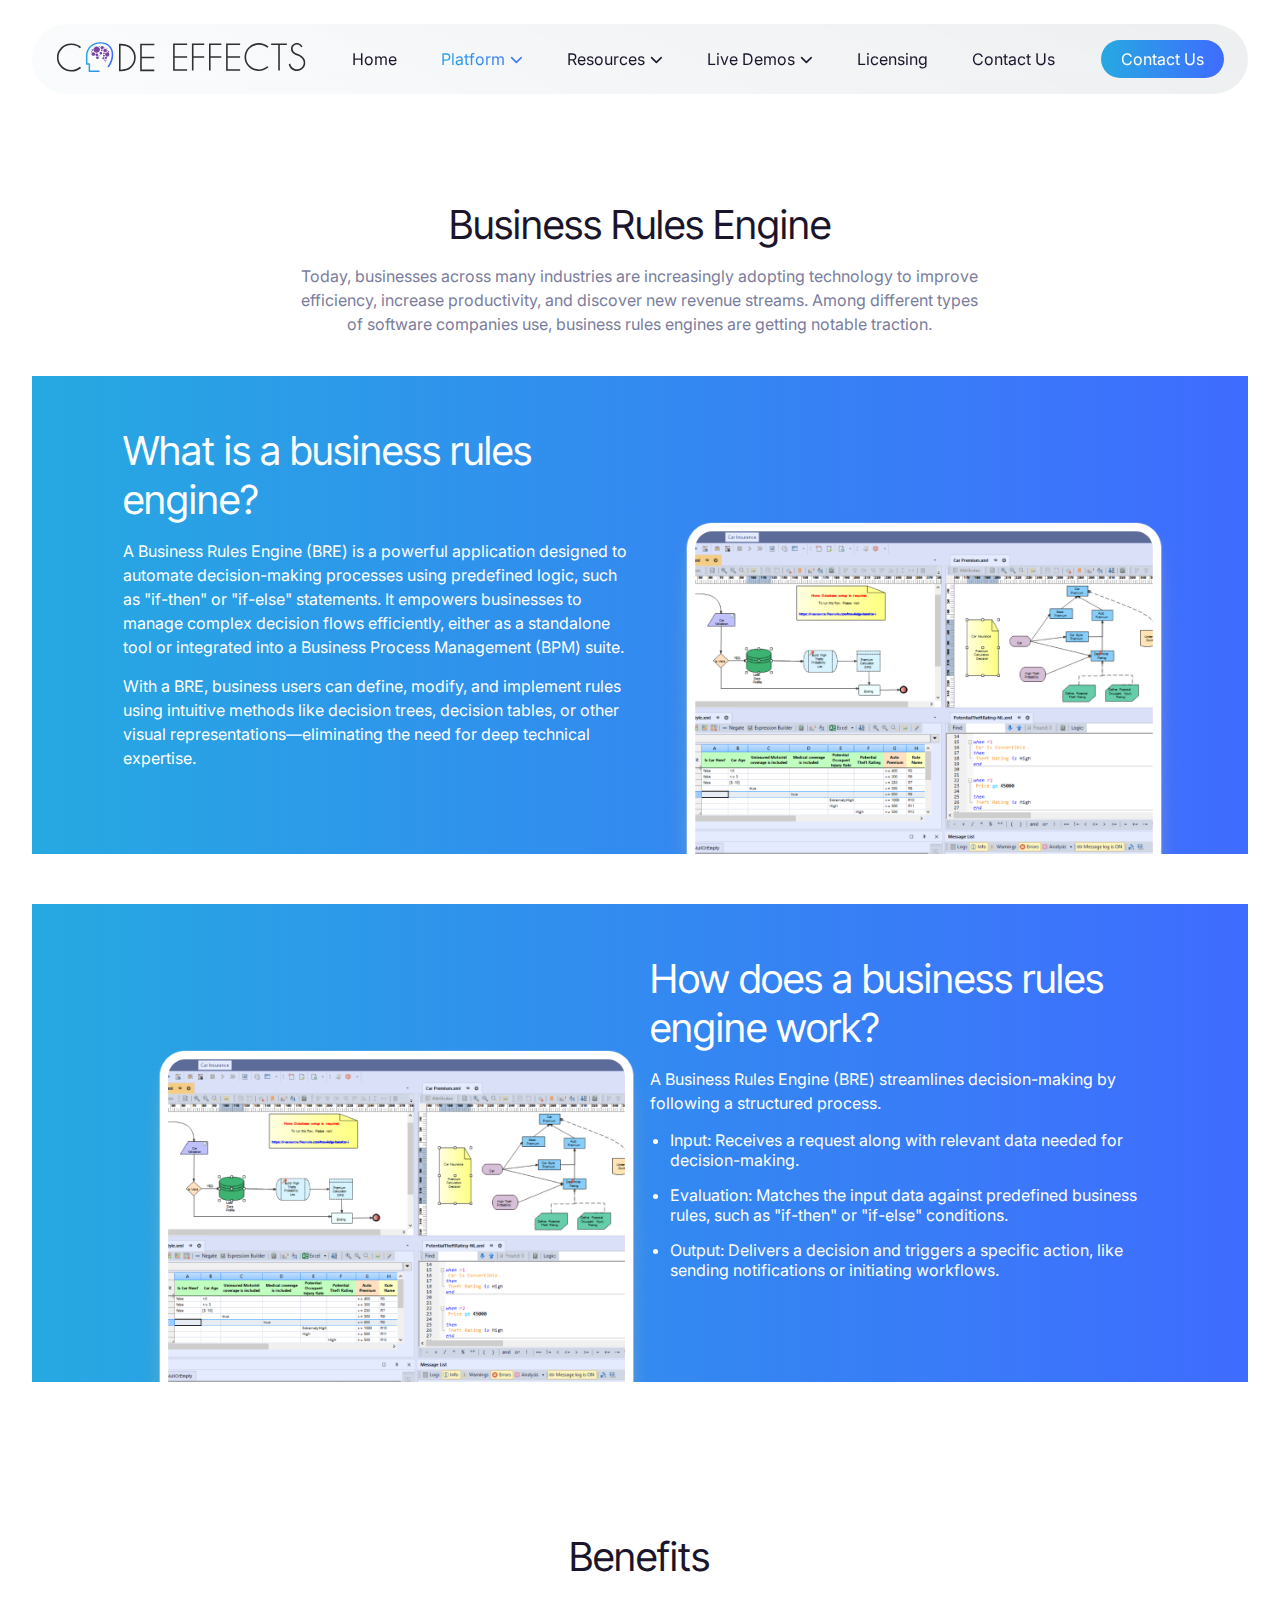
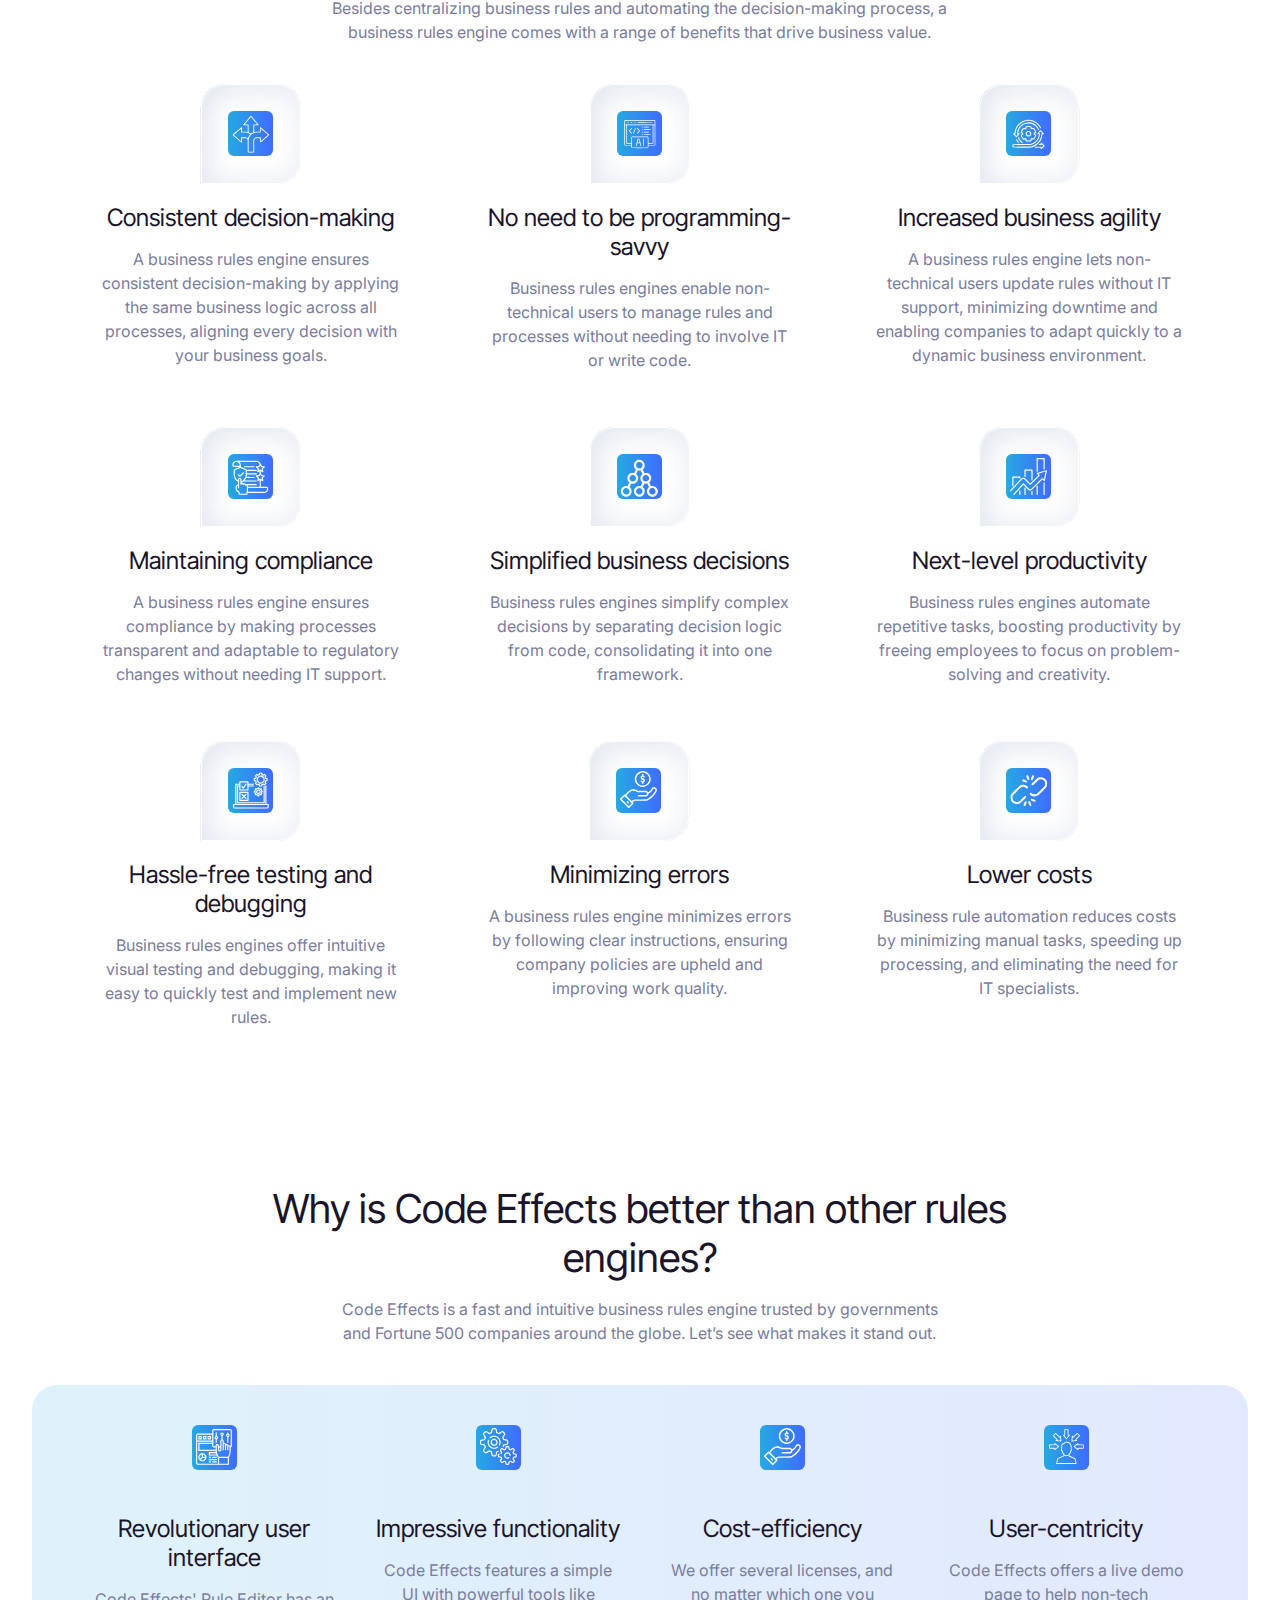
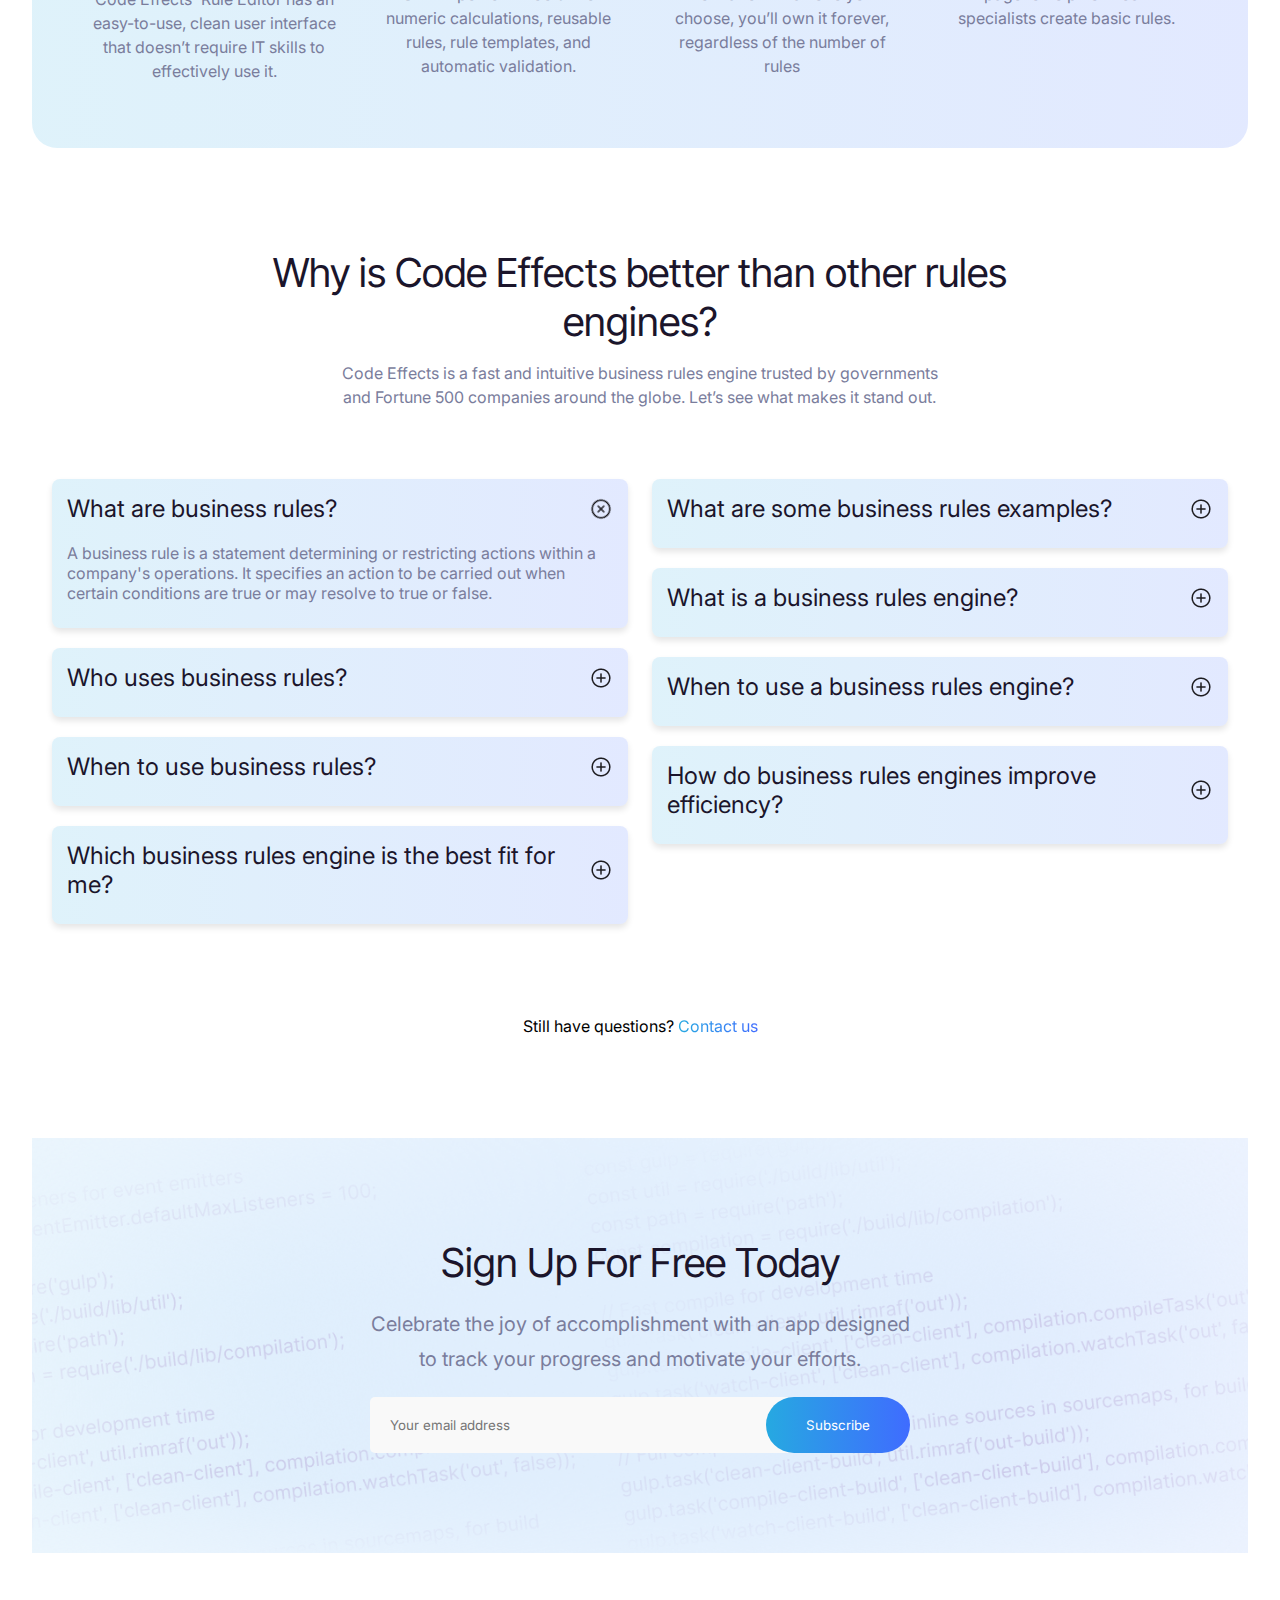
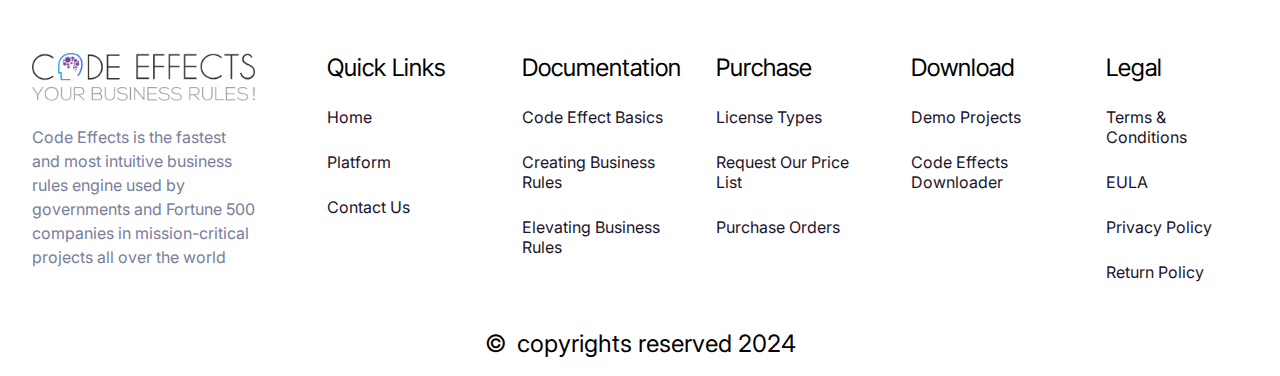
<file: business-rules-engine.html>
<!DOCTYPE html>
<html lang="en">
<head>
	<meta charset="UTF-8">
	<meta name="viewport" content="width=device-width, initial-scale=1.0">
	<title>Code Effects | Features</title>
	<link rel="stylesheet" href="css/style.css">
	<link rel="stylesheet" href="css/responsive.css">
	<!-- google font -->
	<link href="https://fonts.googleapis.com/css2?family=Inter+Tight:ital,wght@0,100..900;1,100..900&family=Inter:ital,opsz,wght@0,14..32,100..900;1,14..32,100..900&display=swap" rel="stylesheet">
	<!-- fontawesome -->
    <link rel="stylesheet" href="https://cdnjs.cloudflare.com/ajax/libs/font-awesome/6.7.2/css/all.min.css" integrity="sha512-Evv84Mr4kqVGRNSgIGL/F/aIDqQb7xQ2vcrdIwxfjThSH8CSR7PBEakCr51Ck+w+/U6swU2Im1vVX0SVk9ABhg==" crossorigin="anonymous" referrerpolicy="no-referrer" />
</head>
<body>
	<nav class="navbar">
        <div class="navbar-logo">
           <a href="index.html"> <img src="images/logo.svg" alt="Logo"></a>
        </div>
        <ul class="navbar-menu">
            <li>
                <a href="#" >Home</a>
            </li>
            <li>
                <a href="#" class="active">Platform <span class="dropdown-icon"><i class="fa-solid fa-chevron-down"></i></span></a>
                <div class="dropdown">
                    <a href="#">Option 1</a>
                    <a href="#">Option 2</a>
                </div>
            </li>
            <li>
                <a href="#">Resources <span class="dropdown-icon"><i class="fa-solid fa-chevron-down"></i></span></a>
                <div class="dropdown">
                    <a href="#">Docs</a>
                    <a href="#">API</a>
                </div>
            </li>
            <li>
                <a href="#">Live Demos <span class="dropdown-icon"><i class="fa-solid fa-chevron-down"></i></span></a>
                <div class="dropdown">
					<a href="#">Option 1</a>
                    <a href="#">Option 2</a>
                </div>
            </li>
			<li>
                <a href="#">Licensing</a>
            </li>
			<li>
                <a href="#">Contact Us</a>
            </li>
        </ul>
        <a href="#" class="navbar-button for-desktop">Contact Us</a>
        <div class="navbar-toggle" onclick="toggleMenu()">
            <span></span>
            <span></span>
            <span></span>
        </div>
    </nav>

    <!-- .business-rules -->
     <section class="business-rule section-padd-200">
        <div class="main">
            <div class="center-title">
                <h2>Business Rules Engine</h2>
                <p>Today, businesses across many industries are increasingly adopting technology to improve efficiency, increase productivity, and discover new revenue streams. Among different types of software companies use, business rules engines are getting notable traction.</p>
            </div>
            <div class="rules-container">
                <div class="rules-content">
                    <div class="row">
                        <div class="col-6">
                            <div class="rules-text">
                                <h2>What is a business rules engine?</h2>
                                <p>A Business Rules Engine (BRE) is a powerful application designed to automate decision-making processes using predefined logic, such as "if-then" or "if-else" statements. It empowers businesses to manage complex decision flows efficiently, either as a standalone tool or integrated into a Business Process Management (BPM) suite.</p>
                                <p>With a BRE, business users can define, modify, and implement rules using intuitive methods like decision trees, decision tables, or other visual representations—eliminating the need for deep technical expertise.</p>
                            </div>
                        </div>
                        <div class="col-6">
                            <div class="rules-img">
                                <img src="images/rules1.png" alt="">
                            </div>
                        </div>
                    </div>
                </div>
            </div>
            <div class="rules-container">
                <div class="rules-content">
                    <div class="row reverse-flex">
                        
                        <div class="col-6">
                            <div class="rules-img">
                                <img src="images/rules1.png" alt="">
                            </div>
                        </div>
                        <div class="col-6">
                            <div class="rules-text">
                                <h2>How does a business rules engine work?</h2>
                                <p>A Business Rules Engine (BRE) streamlines decision-making by following a structured process.</p>
                                <ul>
                                    <li>Input: Receives a request along with relevant data needed for decision-making.</li>
                                    <li>Evaluation: Matches the input data against predefined business rules, such as "if-then" or "if-else" conditions.</li>
                                    <li>Output: Delivers a decision and triggers a specific action, like sending notifications or initiating workflows.</li>
                                </ul>
                            </div>
                        </div>
                    </div>
                </div>
            </div>
        </div>
     </section>
    <!-- .business-rules -->


   <!-- Features Explored -->
    <section class="features-explored section-padding">
        <div class="main">
            <div class="center-title benefit-title">
                <h2>Benefits</h2>
                <p>Besides centralizing business rules and automating the decision-making process, a business rules engine comes with a range of benefits that drive business value.</p>
            </div>
            <div class="row row-center">
                <div class="col-3">
                    <div class="featuers-box2">
                        <img src="images/benefit1.svg" alt="">
                        <h3 class="heading-color">Consistent decision-making</h3>
                        <p class="text-color">A business rules engine ensures consistent decision-making by applying the same business logic across all processes, aligning every decision with your business goals.</p>
                    </div>
                </div>
                <div class="col-3">
                    <div class="featuers-box2">
                        <img src="images/benefit2.svg" alt="">
                        <h3 class="heading-color">No need to be programming-savvy</h3>
                        <p class="text-color">Business rules engines enable non-technical users to manage rules and processes without needing to involve IT or write code.</p>
                    </div>
                </div>
                <div class="col-3">
                    <div class="featuers-box2">
                        <img src="images/benefit3.svg" alt="">
                        <h3 class="heading-color">Increased business agility</h3>
                        <p class="text-color">A business rules engine lets non-technical users update rules without IT support, minimizing downtime and enabling companies to adapt quickly to a dynamic business environment.</p>
                    </div>
                </div>
                <div class="col-3">
                    <div class="featuers-box2">
                        <img src="images/benefit4.svg" alt="">
                        <h3 class="heading-color">Maintaining compliance</h3>
                        <p class="text-color">A business rules engine ensures compliance by making processes transparent and adaptable to regulatory changes without needing IT support.</p>
                    </div>
                </div>
                <div class="col-3">
                    <div class="featuers-box2">
                        <img src="images/benefit5.svg" alt="">
                        <h3 class="heading-color">Simplified business decisions</h3>
                        <p class="text-color">Business rules engines simplify complex decisions by separating decision logic from code, consolidating it into one framework.</p>
                    </div>
                </div>
                <div class="col-3">
                    <div class="featuers-box2">
                        <img src="images/benefit6.svg" alt="">
                        <h3 class="heading-color">Next-level productivity</h3>
                        <p class="text-color">Business rules engines automate repetitive tasks, boosting productivity by freeing employees to focus on problem-solving and creativity.</p>
                    </div>
                </div>
                <div class="col-3">
                    <div class="featuers-box2">
                        <img src="images/benefit7.svg" alt="">
                        <h3 class="heading-color">Hassle-free testing and debugging</h3>
                        <p class="text-color">Business rules engines offer intuitive visual testing and debugging, making it easy to quickly test and implement new rules.</p>
                    </div>
                </div>
                <div class="col-3">
                    <div class="featuers-box2">
                        <img src="images/benefit8.svg" alt="">
                        <h3 class="heading-color">Minimizing errors</h3>
                        <p class="text-color">A business rules engine minimizes errors by following clear instructions, ensuring company policies are upheld and improving work quality.</p>
                    </div>
                </div>
                <div class="col-3">
                    <div class="featuers-box2">
                        <img src="images/benefit9.svg" alt="">
                        <h3 class="heading-color">Lower costs</h3>
                        <p class="text-color">Business rule automation reduces costs by minimizing manual tasks, speeding up processing, and eliminating the need for IT specialists.</p>
                    </div>
                </div>
                
            </div>

        </div>
    </section>
   <!-- Features Explored -->

   <!-- why-better -->
    <section class="why-better">
        <div class="main">
            <div class="center-title why-title">
                <h2>Why is Code Effects better than other rules engines?</h2>
                <p>Code Effects is a fast and intuitive business rules engine trusted by governments and Fortune 500 companies around the globe. Let’s see what makes it stand out.</p>
            </div>
            <div class="benefit-container">
                <div class="row">
                    <div class="col-4">
                        <div class="benefit-box">
                            <img src="images/rules1.svg" alt="">
                            <h3 class="heading-color">Revolutionary user interface</h3>
                            <p class="text-color">Code Effects' Rule Editor has an easy-to-use, clean user interface that doesn’t require IT skills to effectively use it.</p>
                        </div>
                    </div>
                    <div class="col-4">
                        <div class="benefit-box">
                            <img src="images/rules2.svg" alt="">
                            <h3 class="heading-color">Impressive functionality</h3>
                            <p class="text-color">Code Effects features a simple UI with powerful tools like numeric calculations, reusable rules, rule templates, and automatic validation.</p>
                        </div>
                    </div>
                    <div class="col-4">
                        <div class="benefit-box">
                            <img src="images/rules3.svg" alt="">
                            <h3 class="heading-color">Cost-efficiency</h3>
                            <p class="text-color">We offer several licenses, and no matter which one you choose, you’ll own it forever, regardless of the number of rules</p>
                        </div>
                    </div>
                    <div class="col-4">
                        <div class="benefit-box">
                            <img src="images/rules4.svg" alt="">
                            <h3 class="heading-color">User-centricity</h3>
                            <p class="text-color">Code Effects offers a live demo page to help non-tech specialists create basic rules.</p>
                        </div>
                    </div>
                </div>
            </div>
        </div>
    </section>
   <!-- why-better -->

   <!-- faq -->
    <section class="faq-area section-padding">
        <div class="main">
            <div class="center-title why-title">
                <h2>Why is Code Effects better than other rules engines?</h2>
                <p>Code Effects is a fast and intuitive business rules engine trusted by governments and Fortune 500 companies around the globe. Let’s see what makes it stand out.</p>
            </div>
            <div class="faq-container">
                <div class="row">
                    <div class="col-6">
                        <div class="faq-item open">
                            <div class="faq-title">
                                <span>What are business rules?</span>
                                <img src="images/add_circle.png" alt="">
                            </div>
                            <div class="faq-content">
                                A business rule is a statement determining or restricting actions within a company's operations. It specifies an action to be carried out when certain conditions are true or may resolve to true or false.
                            </div>
                        </div>
                        <div class="faq-item">
                            <div class="faq-title">
                                <span>Who uses business rules?</span>
                                <img src="images/add_circle.png" alt="">
                            </div>
                            <div class="faq-content">
                                Business rules are used by organizations, developers, and analysts to standardize processes and ensure consistency.
                            </div>
                        </div>
                        <div class="faq-item">
                            <div class="faq-title">
                                <span>When to use business rules?</span>
                                <img src="images/add_circle.png" alt="">
                            </div>
                            <div class="faq-content">
                                Business rules are used by organizations, developers, and analysts to standardize processes and ensure consistency.
                            </div>
                        </div>
                        <div class="faq-item">
                            <div class="faq-title">
                                <span>Which business rules engine is the best fit for me?</span>
                                <img src="images/add_circle.png" alt="">
                            </div>
                            <div class="faq-content">
                                Business rules are used by organizations, developers, and analysts to standardize processes and ensure consistency.
                            </div>
                        </div>
                    </div>
                    <div class="col-6">
                        <div class="faq-item">
                            <div class="faq-title">
                                <span>What are some business rules examples?</span>
                                <img src="images/add_circle.png" alt="">
                            </div>
                            <div class="faq-content">
                                Examples include approval workflows, eligibility criteria, and operational guidelines.
                            </div>
                        </div>
                        <div class="faq-item">
                            <div class="faq-title">
                                <span>What is a business rules engine?</span>
                                <img src="images/add_circle.png" alt="">
                            </div>
                            <div class="faq-content">
                                A business rules engine is software that automates decision-making based on defined business rules.
                            </div>
                        </div>
                        <div class="faq-item">
                            <div class="faq-title">
                                <span>When to use a business rules engine?</span>
                                <img src="images/add_circle.png" alt="">
                            </div>
                            <div class="faq-content">
                                A business rules engine is software that automates decision-making based on defined business rules.
                            </div>
                        </div>
                        <div class="faq-item">
                            <div class="faq-title">
                                <span>How do business rules engines improve efficiency?</span>
                                <img src="images/add_circle.png" alt="">
                            </div>
                            <div class="faq-content">
                                A business rules engine is software that automates decision-making based on defined business rules.
                            </div>
                        </div>
                    </div>
                </div>
            </div>
            <p class="text-center">Still have questions? <a href="">Contact us</a></p>
        </div>
    </section>
   <!-- faq -->


	

	<!-- sing-up -->
	 <div class="sing-up">
		<div class="main">
			<div class="sing-up-area">
				<div class="sing-up-box">
					<h2 class="heading-color">Sign Up For Free Today</h2>
					<p class="text-color">Celebrate the joy of accomplishment with an app designed to track your progress and motivate your efforts.</p>
					
					<form action="">
						<input type="email" placeholder="Your email address" required>
						<button type="submit">Subscribe</button>
					</form>
				</div>
			</div>
		</div>
	 </div>
	<!-- sing-up -->

	<!-- footer -->
	<footer>
		<div class="main">
			<div class="footer-area">
				<div class="footer-box footer-box-content">
					<a href="#"><img src="images/footer-logo.svg" alt=""></a>
					<p class="text-color">Code Effects is the fastest and most intuitive business rules engine used by governments and Fortune 500 companies in mission-critical projects all over the world</p>
				</div>
				<div class="footer-box">
					<h3>Quick Links</h3>
					<ul>
						<li><a href="#">Home</a></li>
						<li><a href="#">Platform</a></li>
						<li><a href="#">Contact Us</a></li>
					</ul>
				</div>	
				<div class="footer-box">
					<h3>Documentation</h3>
					<ul>
						<li><a href="#">Code Effect Basics</a></li>
						<li><a href="#">Creating Business Rules</a></li>
						<li><a href="#">Elevating Business Rules</a></li>
					</ul>
				</div>	
				<div class="footer-box">
					<h3>Purchase</h3>
					<ul>
						<li><a href="#">License Types</a></li>
						<li><a href="#">Request Our Price List</a></li>
						<li><a href="#">Purchase Orders</a></li>
					</ul>
				</div>	
				<div class="footer-box">
					<h3>Download</h3>
					<ul>
						<li><a href="#">Demo Projects</a></li>
						<li><a href="#">Code Effects Downloader</a></li>
						
					</ul>
				</div>	
				<div class="footer-box">
					<h3>Legal</h3>
					<ul>
						<li><a href="#">Terms & Conditions</a></li>
						<li><a href="#">EULA</a></li>
						<li><a href="#">Privacy Policy</a></li>
						<li><a href="#">Return Policy</a></li>
					</ul>
				</div>	
			</div>
			<p class="copyright"><span>©</span>copyrights reserved 2024</p>
		</div>
	</footer>
	<!-- footer -->

	<script src="js/main.js"></script>
</body>
</html>
</file>
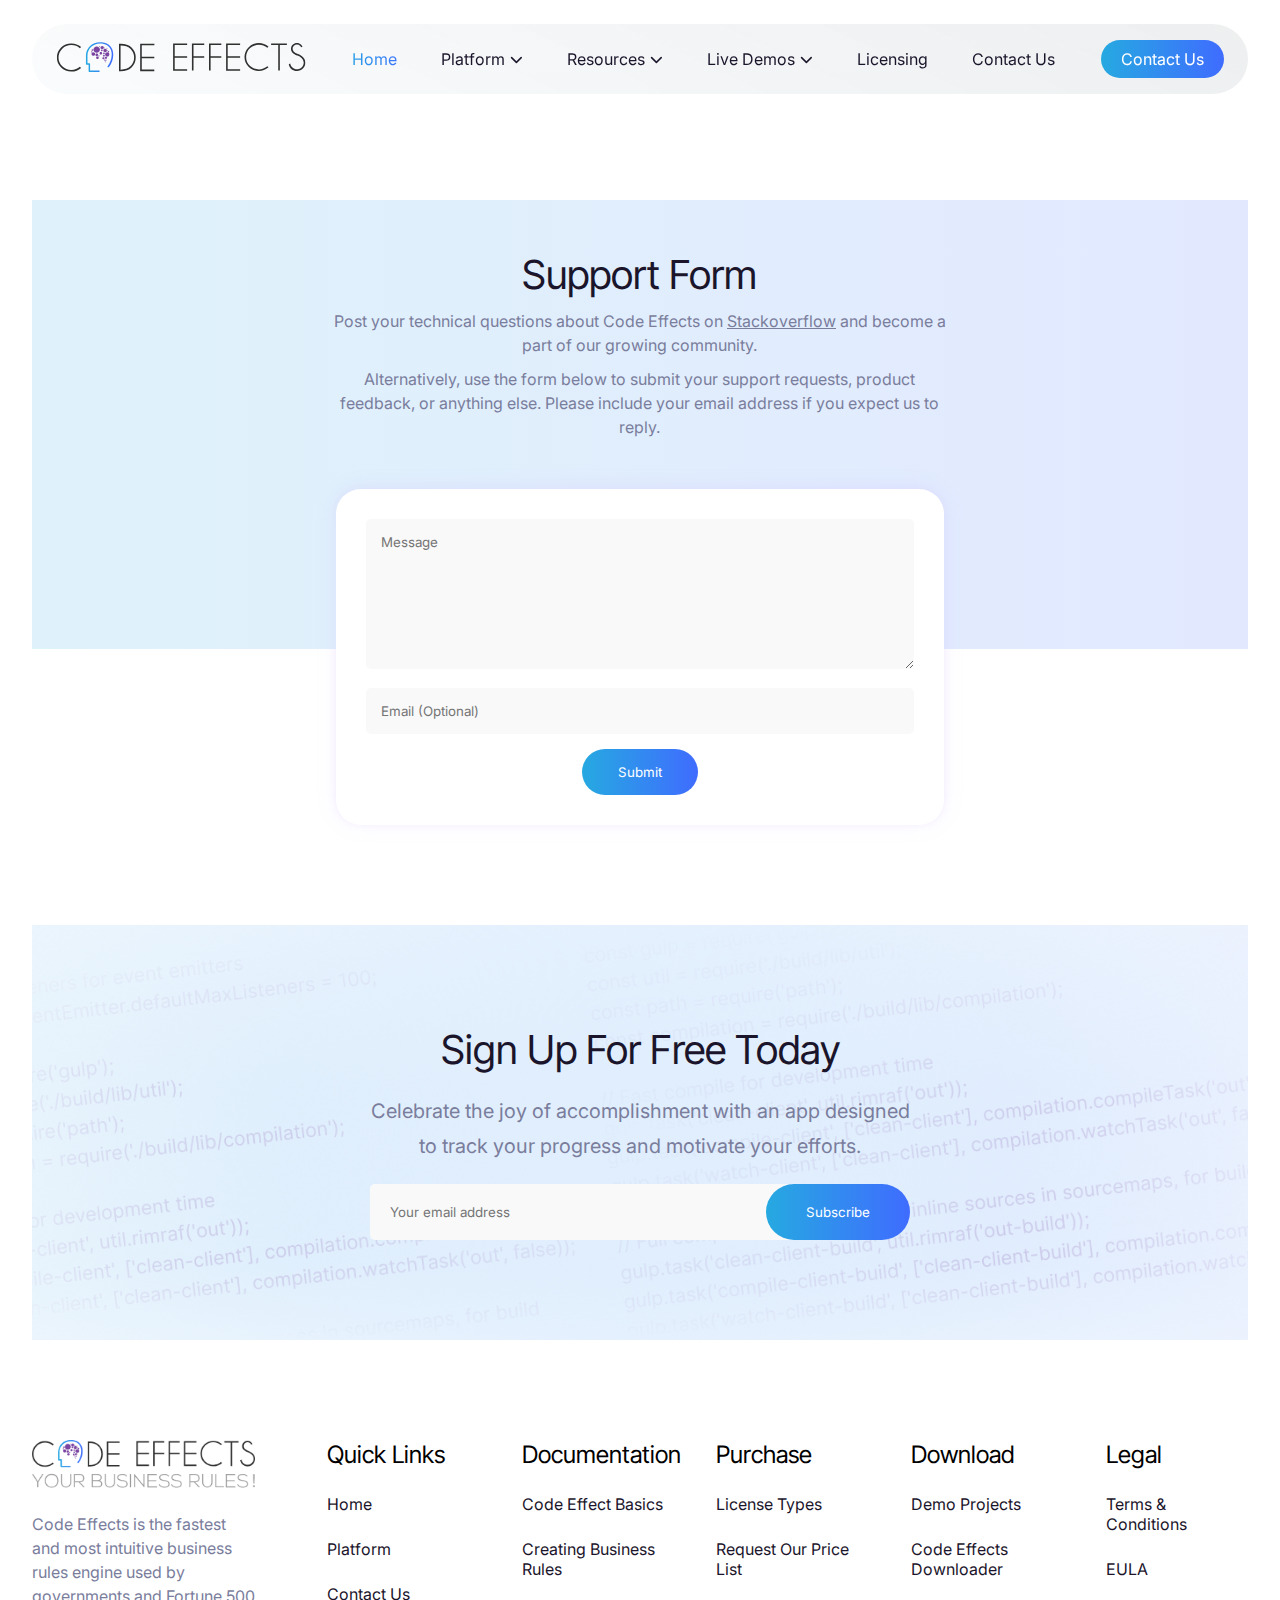
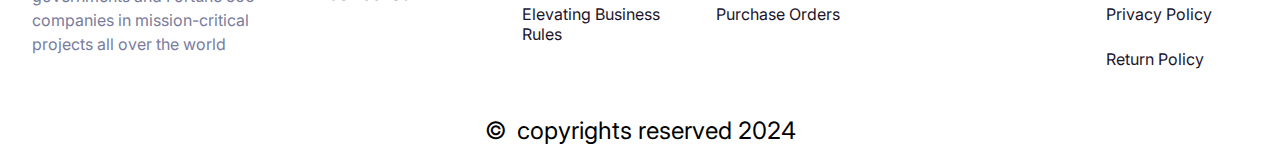
<file: contact.html>
<!DOCTYPE html>
<html lang="en">
<head>
	<meta charset="UTF-8">
	<meta name="viewport" content="width=device-width, initial-scale=1.0">
	<title>Code Effects | Contact</title>
	<link rel="stylesheet" href="css/style.css">
	<link rel="stylesheet" href="css/responsive.css">
	<!-- google font -->
	<link href="https://fonts.googleapis.com/css2?family=Inter+Tight:ital,wght@0,100..900;1,100..900&family=Inter:ital,opsz,wght@0,14..32,100..900;1,14..32,100..900&display=swap" rel="stylesheet">
	<!-- fontawesome -->
    <link rel="stylesheet" href="https://cdnjs.cloudflare.com/ajax/libs/font-awesome/6.7.2/css/all.min.css" integrity="sha512-Evv84Mr4kqVGRNSgIGL/F/aIDqQb7xQ2vcrdIwxfjThSH8CSR7PBEakCr51Ck+w+/U6swU2Im1vVX0SVk9ABhg==" crossorigin="anonymous" referrerpolicy="no-referrer" />
</head>
<body>
	<nav class="navbar">
        <div class="navbar-logo">
            <a href="index.html"> <img src="images/logo.svg" alt="Logo"></a>
        </div>
        <ul class="navbar-menu">
            <li>
                <a href="#" class="active">Home</a>
            </li>
            <li>
                <a href="#">Platform <span class="dropdown-icon"><i class="fa-solid fa-chevron-down"></i></span></a>
                <div class="dropdown">
                    <a href="#">Option 1</a>
                    <a href="#">Option 2</a>
                </div>
            </li>
            <li>
                <a href="#">Resources <span class="dropdown-icon"><i class="fa-solid fa-chevron-down"></i></span></a>
                <div class="dropdown">
                    <a href="#">Docs</a>
                    <a href="#">API</a>
                </div>
            </li>
            <li>
                <a href="#">Live Demos <span class="dropdown-icon"><i class="fa-solid fa-chevron-down"></i></span></a>
                <div class="dropdown">
					<a href="#">Option 1</a>
                    <a href="#">Option 2</a>
                </div>
            </li>
			<li>
                <a href="#">Licensing</a>
            </li>
			<li>
                <a href="#">Contact Us</a>
            </li>
        </ul>
        <a href="#" class="navbar-button for-desktop">Contact Us</a>
        <div class="navbar-toggle" onclick="toggleMenu()">
            <span></span>
            <span></span>
            <span></span>
        </div>
    </nav>

    <section class="section-padd-200">
        <div class="main">
            <div class="support-form">
                <div class="support-content">
                    <h2 class="heading-color">Support Form</h2>
                    <p class="text-color">Post your technical questions about Code Effects on <a href="https://stackoverflow.com/users/login?ssrc=anon_ask&returnurl=https%3a%2f%2fstackoverflow.com%2fquestions%2fask%3ftags%3dcodeeffects%2cbusiness-rules%2crule-engine">Stackoverflow</a> and become a part of our growing community.</p>
                    <p class="text-color">Alternatively, use the form below to submit your support requests, product feedback, or anything else. Please include your email address if you expect us to reply.</p>
                </div>
            </div>
        </div>
    </section>

	<section class="contact-area">
		<div class="main">
			<div class="contact-form">
				<form action="">
					<textarea name="" id="" placeholder="Message" required></textarea>
					<input type="email" name="" id="" placeholder="Email (Optional)">
					<button type="submit">Submit</button>
				</form>
			</div>
		</div>
	</section>



	<!-- sing-up -->
	 <div class="sing-up">
		<div class="main">
			<div class="sing-up-area">
				<div class="sing-up-box">
					<h2 class="heading-color">Sign Up For Free Today</h2>
					<p class="text-color">Celebrate the joy of accomplishment with an app designed to track your progress and motivate your efforts.</p>
					
					<form action="">
						<input type="email" placeholder="Your email address" required>
						<button type="submit">Subscribe</button>
					</form>
				</div>
			</div>
		</div>
	 </div>
	<!-- sing-up -->

	<!-- footer -->
	<footer>
		<div class="main">
			<div class="footer-area">
				<div class="footer-box footer-box-content">
					<a href="#"><img src="images/footer-logo.svg" alt=""></a>
					<p class="text-color">Code Effects is the fastest and most intuitive business rules engine used by governments and Fortune 500 companies in mission-critical projects all over the world</p>
				</div>
				<div class="footer-box">
					<h3>Quick Links</h3>
					<ul>
						<li><a href="#">Home</a></li>
						<li><a href="#">Platform</a></li>
						<li><a href="#">Contact Us</a></li>
					</ul>
				</div>	
				<div class="footer-box">
					<h3>Documentation</h3>
					<ul>
						<li><a href="#">Code Effect Basics</a></li>
						<li><a href="#">Creating Business Rules</a></li>
						<li><a href="#">Elevating Business Rules</a></li>
					</ul>
				</div>	
				<div class="footer-box">
					<h3>Purchase</h3>
					<ul>
						<li><a href="#">License Types</a></li>
						<li><a href="#">Request Our Price List</a></li>
						<li><a href="#">Purchase Orders</a></li>
					</ul>
				</div>	
				<div class="footer-box">
					<h3>Download</h3>
					<ul>
						<li><a href="#">Demo Projects</a></li>
						<li><a href="#">Code Effects Downloader</a></li>
						
					</ul>
				</div>	
				<div class="footer-box">
					<h3>Legal</h3>
					<ul>
						<li><a href="#">Terms & Conditions</a></li>
						<li><a href="#">EULA</a></li>
						<li><a href="#">Privacy Policy</a></li>
						<li><a href="#">Return Policy</a></li>
					</ul>
				</div>	
			</div>
			<p class="copyright"><span>©</span>copyrights reserved 2024</p>
		</div>
	</footer>
	<!-- footer -->

	<script src="js/main.js"></script>
</body>
</html>
</file>
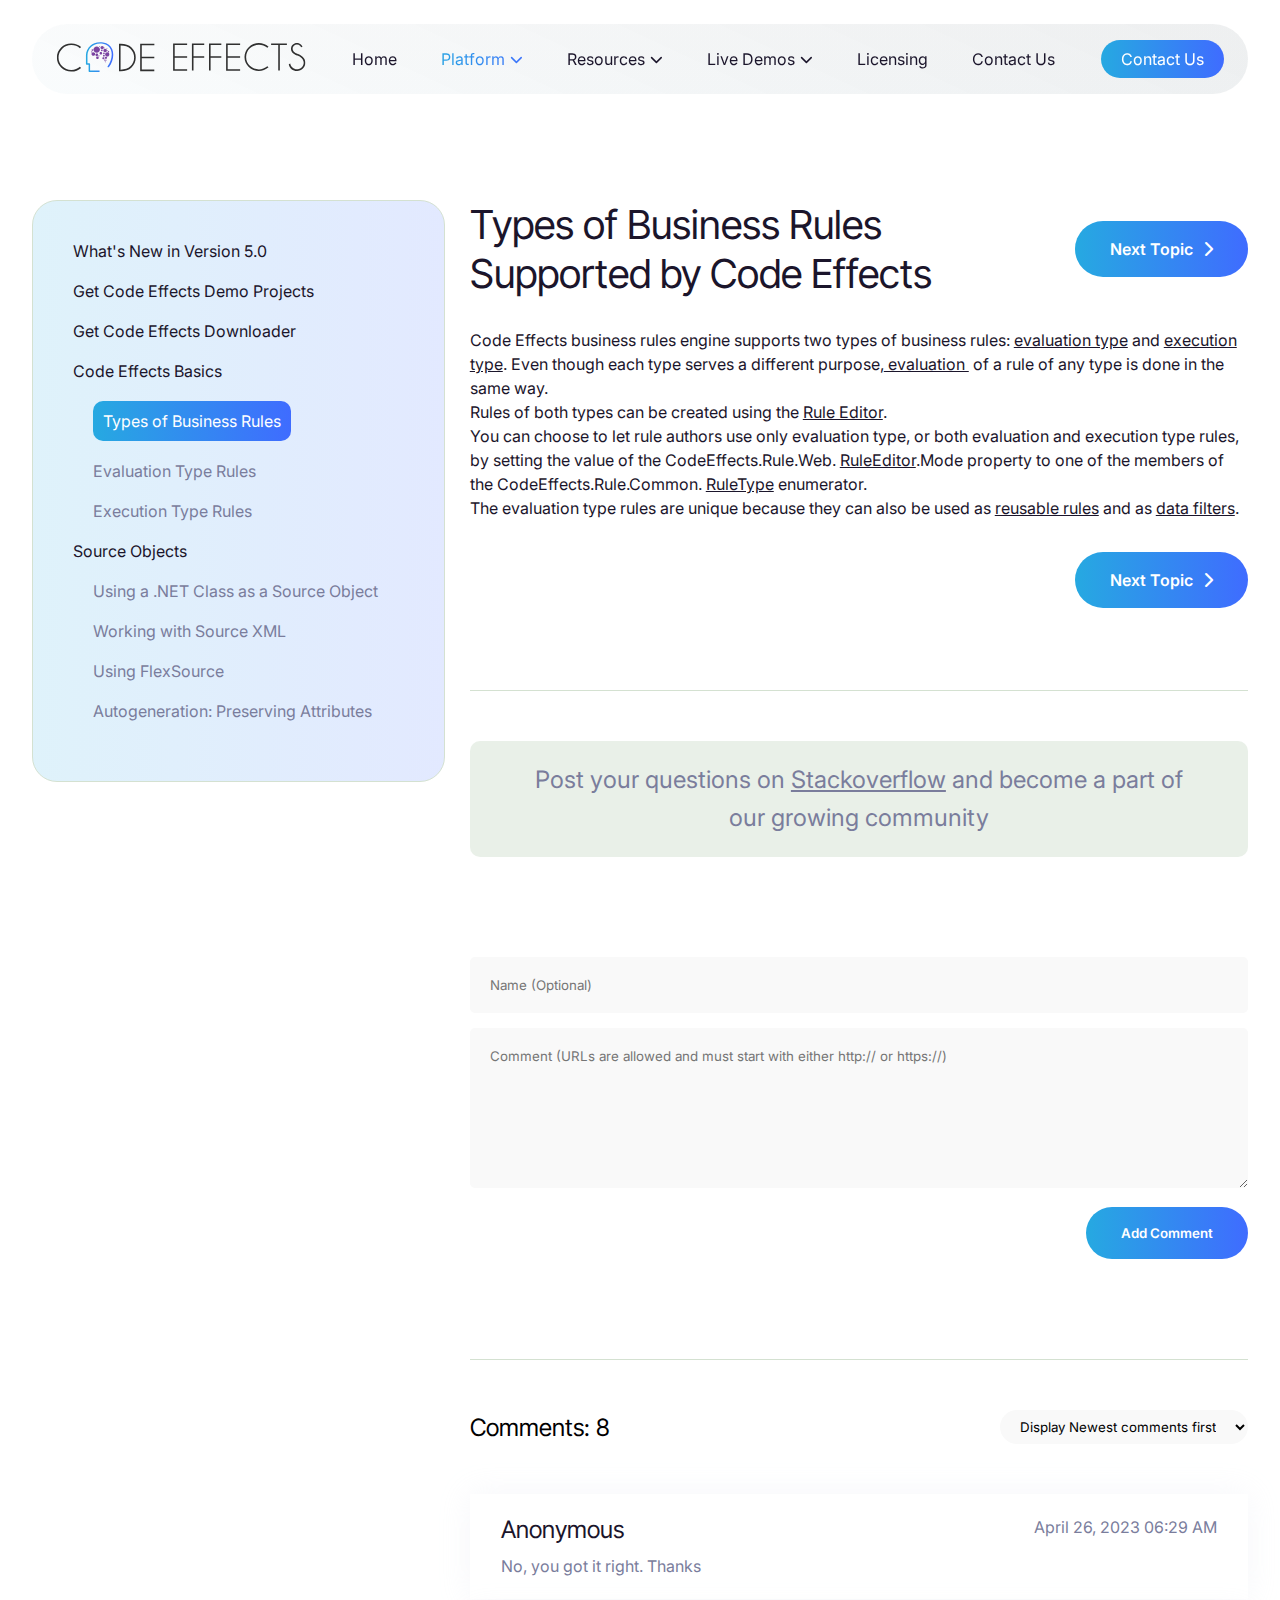
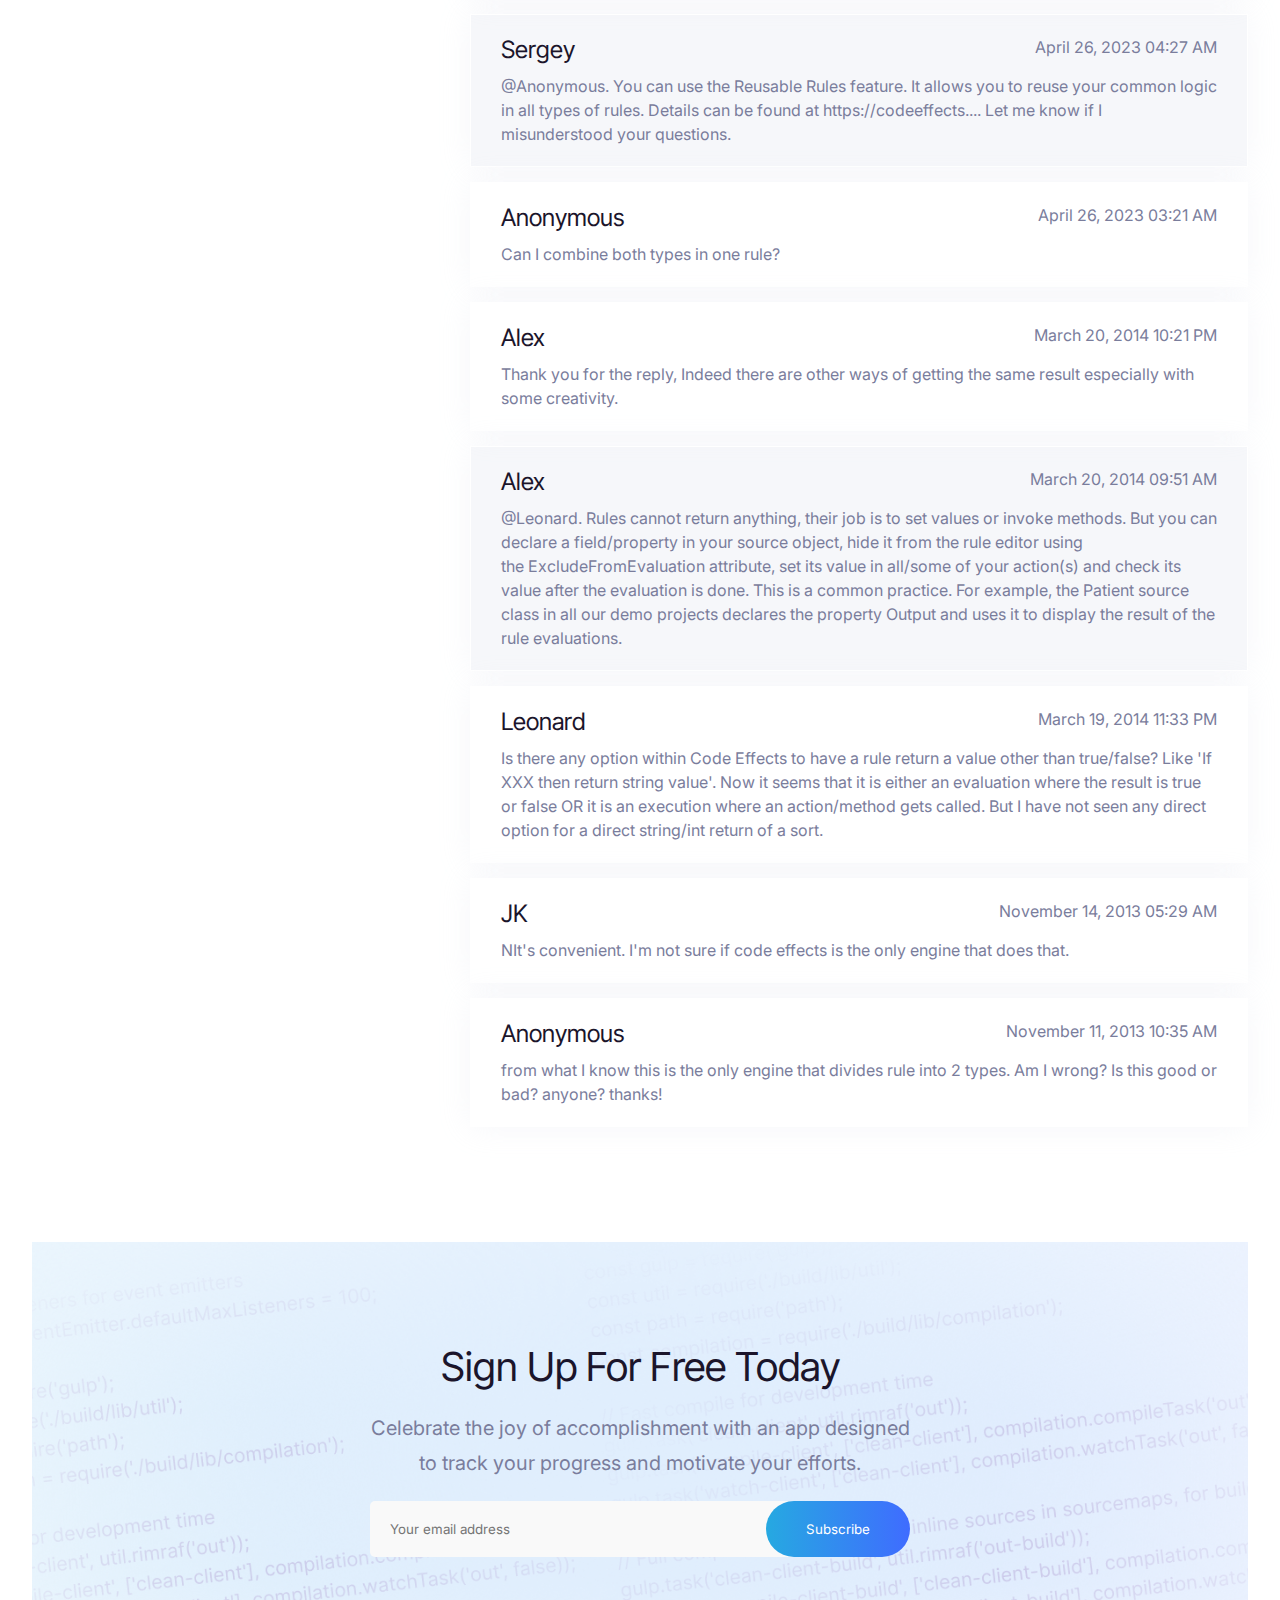
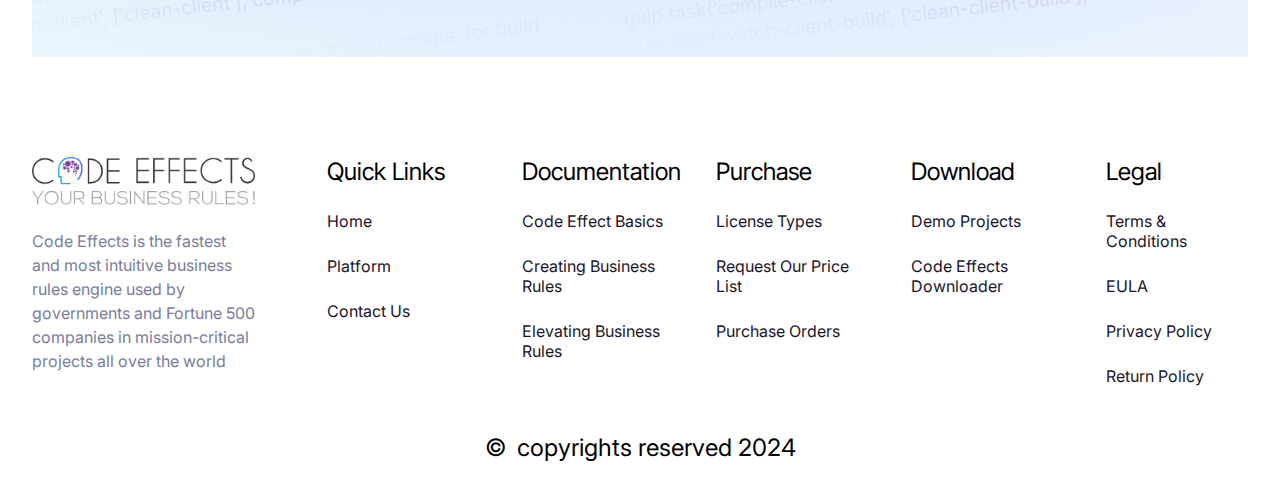
<file: documentation.html>
<!DOCTYPE html>
<html lang="en">
<head>
	<meta charset="UTF-8">
	<meta name="viewport" content="width=device-width, initial-scale=1.0">
	<title>Code Effects | Documentation </title>
	<link rel="stylesheet" href="css/style.css">
	<link rel="stylesheet" href="css/responsive.css">
	<!-- google font -->
	<link href="https://fonts.googleapis.com/css2?family=Inter+Tight:ital,wght@0,100..900;1,100..900&family=Inter:ital,opsz,wght@0,14..32,100..900;1,14..32,100..900&display=swap" rel="stylesheet">
	<!-- fontawesome -->
	<link rel="stylesheet" href="https://cdnjs.cloudflare.com/ajax/libs/font-awesome/6.7.2/css/all.min.css" integrity="sha512-Evv84Mr4kqVGRNSgIGL/F/aIDqQb7xQ2vcrdIwxfjThSH8CSR7PBEakCr51Ck+w+/U6swU2Im1vVX0SVk9ABhg==" crossorigin="anonymous" referrerpolicy="no-referrer" />
</head>
<body>
	<nav class="navbar">
        <div class="navbar-logo">
           <a href="index.html"> <img src="images/logo.svg" alt="Logo"></a>
        </div>
        <ul class="navbar-menu">
            <li>
                <a href="#" >Home</a>
            </li>
            <li>
                <a href="#" class="active">Platform <span class="dropdown-icon"><i class="fa-solid fa-chevron-down"></i></span></a>
                <div class="dropdown">
                    <a href="#">Option 1</a>
                    <a href="#">Option 2</a>
                </div>
            </li>
            <li>
                <a href="#">Resources <span class="dropdown-icon"><i class="fa-solid fa-chevron-down"></i></span></a>
                <div class="dropdown">
                    <a href="#">Docs</a>
                    <a href="#">API</a>
                </div>
            </li>
            <li>
                <a href="#">Live Demos <span class="dropdown-icon"><i class="fa-solid fa-chevron-down"></i></span></a>
                <div class="dropdown">
					<a href="#">Option 1</a>
                    <a href="#">Option 2</a>
                </div>
            </li>
			<li>
                <a href="#">Licensing</a>
            </li>
			<li>
                <a href="#">Contact Us</a>
            </li>
        </ul>
        <a href="#" class="navbar-button for-desktop">Contact Us</a>
        <div class="navbar-toggle" onclick="toggleMenu()">
            <span></span>
            <span></span>
            <span></span>
        </div>
    </nav>

    <!-- .business-rules -->
     <section class="documentation section-padd-200">
       <div class="main">
		
			<div class="document-area">
				<div class="document-sidebar">
					<div class="side-bar">
						<ul class="side-bar-all">
							<li><a href="#">What's New in Version 5.0</a></li>
							<li><a href="#">Get Code Effects Demo Projects</a></li>
							<li><a href="#">Get Code Effects Downloader</a></li>
							<li><a href="#">Code Effects Basics</a></li>
							<ul class="side-list">
								<li class="active-sidebar"><a href="#">Types of Business Rules</a></li>
								<li><a href="#">Evaluation Type Rules</a></li>
								<li><a href="#">Execution Type Rules</a></li>
							</ul>
							<li><a href="#">Source Objects</a></li>
							<ul class="side-list">
								<li><a href="#">Using a .NET Class as a Source Object</a></li>
								<li><a href="#">Working with Source XML</a></li>
								<li><a href="#">Using FlexSource</a></li>
								<li><a href="#">Autogeneration: Preserving Attributes</a></li>
							</ul>
						</ul>
					</div>
				</div><!-- document-sidebar -->
				<div class="document-content">
					<div class="headind-topic">
						<div class="doucoment-title">
							<h2 class="heading-color">Types of Business Rules Supported by Code Effects</h2>
						</div>
						<div class="doucoment-button">
							<div class="gobal-btn">
								<a href="#">Next Topic <i class="fa-solid fa-chevron-right"></i></a>
							</div>
						</div>

					</div><!-- headind-topic -->
					<p class="douc-text">Code Effects business rules engine supports two types of business rules: <a href="https://www.figma.com/exit?url=https%3A%2F%2Fcodeeffects.com%2FDoc%2FBusiness-Rule-Evaluation-Type%2F">evaluation type</a> and <a href="https://codeeffects.com/Doc/Business-Rule-Execution-Type/">execution type</a>. Even though each type serves a different purpose,<a href="https://codeeffects.com/Doc/Business-Rule-Evaluation/"> evaluation </a> of a rule of any type is done in the same way.<br>
						Rules of both types can be created using the <a href="https://codeeffects.com/Doc/Business-Rule-Editor/">Rule Editor</a>.<br>
						You can choose to let rule authors use only evaluation type, or both evaluation and execution type rules, by setting the value of the CodeEffects.Rule.Web. <a href="https://codeeffects.com/Doc/Business-Rule-Editor-Net-Class/">RuleEditor</a>.Mode property to one of the members of the CodeEffects.Rule.Common. <a href="https://codeeffects.com/Doc/Business-Rule-Enumerations/">RuleType</a> enumerator.<br>
						The evaluation type rules are unique because they can also be used as <a href="https://codeeffects.com/Doc/Business-Rules-Reusable/">reusable rules</a> and as <a href="https://codeeffects.com/Doc/Business-Rule-Data-Filtering/">data filters</a>.</p>

					<div class="gobal-btn douc-btn">
						<a href="#">Next Topic <i class="fa-solid fa-chevron-right"></i></a>
					</div>
					<div class="bar"></div>
					<div class="cta-community">
						<p>Post your questions on <a href="https://stackoverflow.com/users/login?ssrc=anon_ask&returnurl=https%3a%2f%2fstackoverflow.com%2fquestions%2fask%3ftags%3dcodeeffects%2cbusiness-rules%2crule-engine" target="_blank">Stackoverflow</a> and become a part of our growing community</p>
					</div>
					<div class="doucment-form">
						<form action="">
							<input type="text"  name="" id="" placeholder="Name (Optional)">
							<textarea name="" id="" placeholder="Comment (URLs are allowed and must start with either http:// or https://)"></textarea>
							<div class="commment-btn">
								<button type="submit">Add Comment</button>
							</div>
						</form>
					</div>
					<div class="bar"></div>
					<div class="comment-top">
						<h3>Comments: 8</h3>
						<select name="" id="">
							<option value="Display Newest comments first">Display Newest comments first</option>
							<option value="Oldest comments first">Oldest comments first</option>
							<option value="Most liked comments">Most liked comments</option>
						</select>
					</div>
					<div class="comment-box white-bg">
						<div class="comment-heading">
							<h3 class="heading-color">Anonymous</h3>
							<p class="text-color">April 26, 2023 06:29 AM</p>
						</div>
						<p class="text-color">No, you got it right. Thanks</p>
					</div><!-- comment-box -->

					<div class="comment-box gray-bg">
						<div class="comment-heading">
							<h3 class="heading-color">Sergey</h3>
							<p class="text-color">April 26, 2023 04:27 AM</p>
						</div>
						<p class="text-color">@Anonymous. You can use the Reusable Rules feature. It allows you to reuse your common logic in all types of rules. Details can be found at https://codeeffects.... Let me know if I misunderstood your questions.</p>
					</div><!-- comment-box -->

					<div class="comment-box white-bg">
						<div class="comment-heading">
							<h3 class="heading-color">Anonymous</h3>
							<p class="text-color">April 26, 2023 03:21 AM</p>
						</div>
						<p class="text-color">Can I combine both types in one rule?</p>
					</div><!-- comment-box -->

					<div class="comment-box white-bg">
						<div class="comment-heading">
							<h3 class="heading-color">Alex</h3>
							<p class="text-color">March 20, 2014 10:21 PM</p>
						</div>
						<p class="text-color">Thank you for the reply, Indeed there are other ways of getting the same result especially with some creativity.</p>
					</div><!-- comment-box -->

					<div class="comment-box gray-bg">
						<div class="comment-heading">
							<h3 class="heading-color">Alex</h3>
							<p class="text-color">March 20, 2014 09:51 AM</p>
						</div>
						<p class="text-color">@Leonard. Rules cannot return anything, their job is to set values or invoke methods. But you can declare a field/property in your source object, hide it from the rule editor using the ExcludeFromEvaluation attribute, set its value in all/some of your action(s) and check its value after the evaluation is done. This is a common practice. For example, the Patient source class in all our demo projects declares the property Output and uses it to display the result of the rule evaluations.</p>
					</div><!-- comment-box -->

					<div class="comment-box white-bg">
						<div class="comment-heading">
							<h3 class="heading-color">Leonard</h3>
							<p class="text-color">March 19, 2014 11:33 PM</p>
						</div>
						<p class="text-color">Is there any option within Code Effects to have a rule return a value other than true/false? Like 'If XXX then return string value'. Now it seems that it is either an evaluation where the result is true or false OR it is an execution where an action/method gets called. But I have not seen any direct option for a direct string/int return of a sort.</p>
					</div><!-- comment-box -->

					<div class="comment-box white-bg">
						<div class="comment-heading">
							<h3 class="heading-color">JK</h3>
							<p class="text-color">November 14, 2013 05:29 AM</p>
						</div>
						<p class="text-color">NIt's convenient. I'm not sure if code effects is the only engine that does that.</p>
					</div><!-- comment-box -->
					<div class="comment-box white-bg">
						<div class="comment-heading">
							<h3 class="heading-color">Anonymous</h3>
							<p class="text-color">November 11, 2013 10:35 AM</p>
						</div>
						<p class="text-color">from what I know this is the only engine that divides rule into 2 types. Am I wrong? Is this good or bad? anyone? thanks!</p>
					</div><!-- comment-box -->

				</div><!-- document-content -->
			</div>
       </div>
     </section>
    <!-- .business-rules -->






	

	<!-- sing-up -->
	 <div class="sing-up">
		<div class="main">
			<div class="sing-up-area">
				<div class="sing-up-box">
					<h2 class="heading-color">Sign Up For Free Today
					</h2>
					<p class="text-color">Celebrate the joy of accomplishment with an app designed to track your progress and motivate your efforts.</p>
					
					<form action="">
						<input type="email" placeholder="Your email address" required>
						<button type="submit">Subscribe</button>
					</form>
				</div>
			</div>
		</div>
	 </div>
	<!-- sing-up -->

	<!-- footer -->
	<footer>
		<div class="main">
			<div class="footer-area">
				<div class="footer-box footer-box-content">
					<a href="#"><img src="images/footer-logo.svg" alt=""></a>
					<p class="text-color">Code Effects is the fastest and most intuitive business rules engine used by governments and Fortune 500 companies in mission-critical projects all over the world</p>
				</div>
				<div class="footer-box">
					<h3>Quick Links</h3>
					<ul>
						<li><a href="#">Home</a></li>
						<li><a href="#">Platform</a></li>
						<li><a href="#">Contact Us</a></li>
					</ul>
				</div>	
				<div class="footer-box">
					<h3>Documentation</h3>
					<ul>
						<li><a href="#">Code Effect Basics</a></li>
						<li><a href="#">Creating Business Rules</a></li>
						<li><a href="#">Elevating Business Rules</a></li>
					</ul>
				</div>	
				<div class="footer-box">
					<h3>Purchase</h3>
					<ul>
						<li><a href="#">License Types</a></li>
						<li><a href="#">Request Our Price List</a></li>
						<li><a href="#">Purchase Orders</a></li>
					</ul>
				</div>	
				<div class="footer-box">
					<h3>Download</h3>
					<ul>
						<li><a href="#">Demo Projects</a></li>
						<li><a href="#">Code Effects Downloader</a></li>
						
					</ul>
				</div>	
				<div class="footer-box">
					<h3>Legal</h3>
					<ul>
						<li><a href="#">Terms & Conditions</a></li>
						<li><a href="#">EULA</a></li>
						<li><a href="#">Privacy Policy</a></li>
						<li><a href="#">Return Policy</a></li>
					</ul>
				</div>	
			</div>
			<p class="copyright"><span>©</span>copyrights reserved 2024</p>
		</div>
	</footer>
	<!-- footer -->

	<script src="js/main.js"></script>
</body>
</html>
</file>
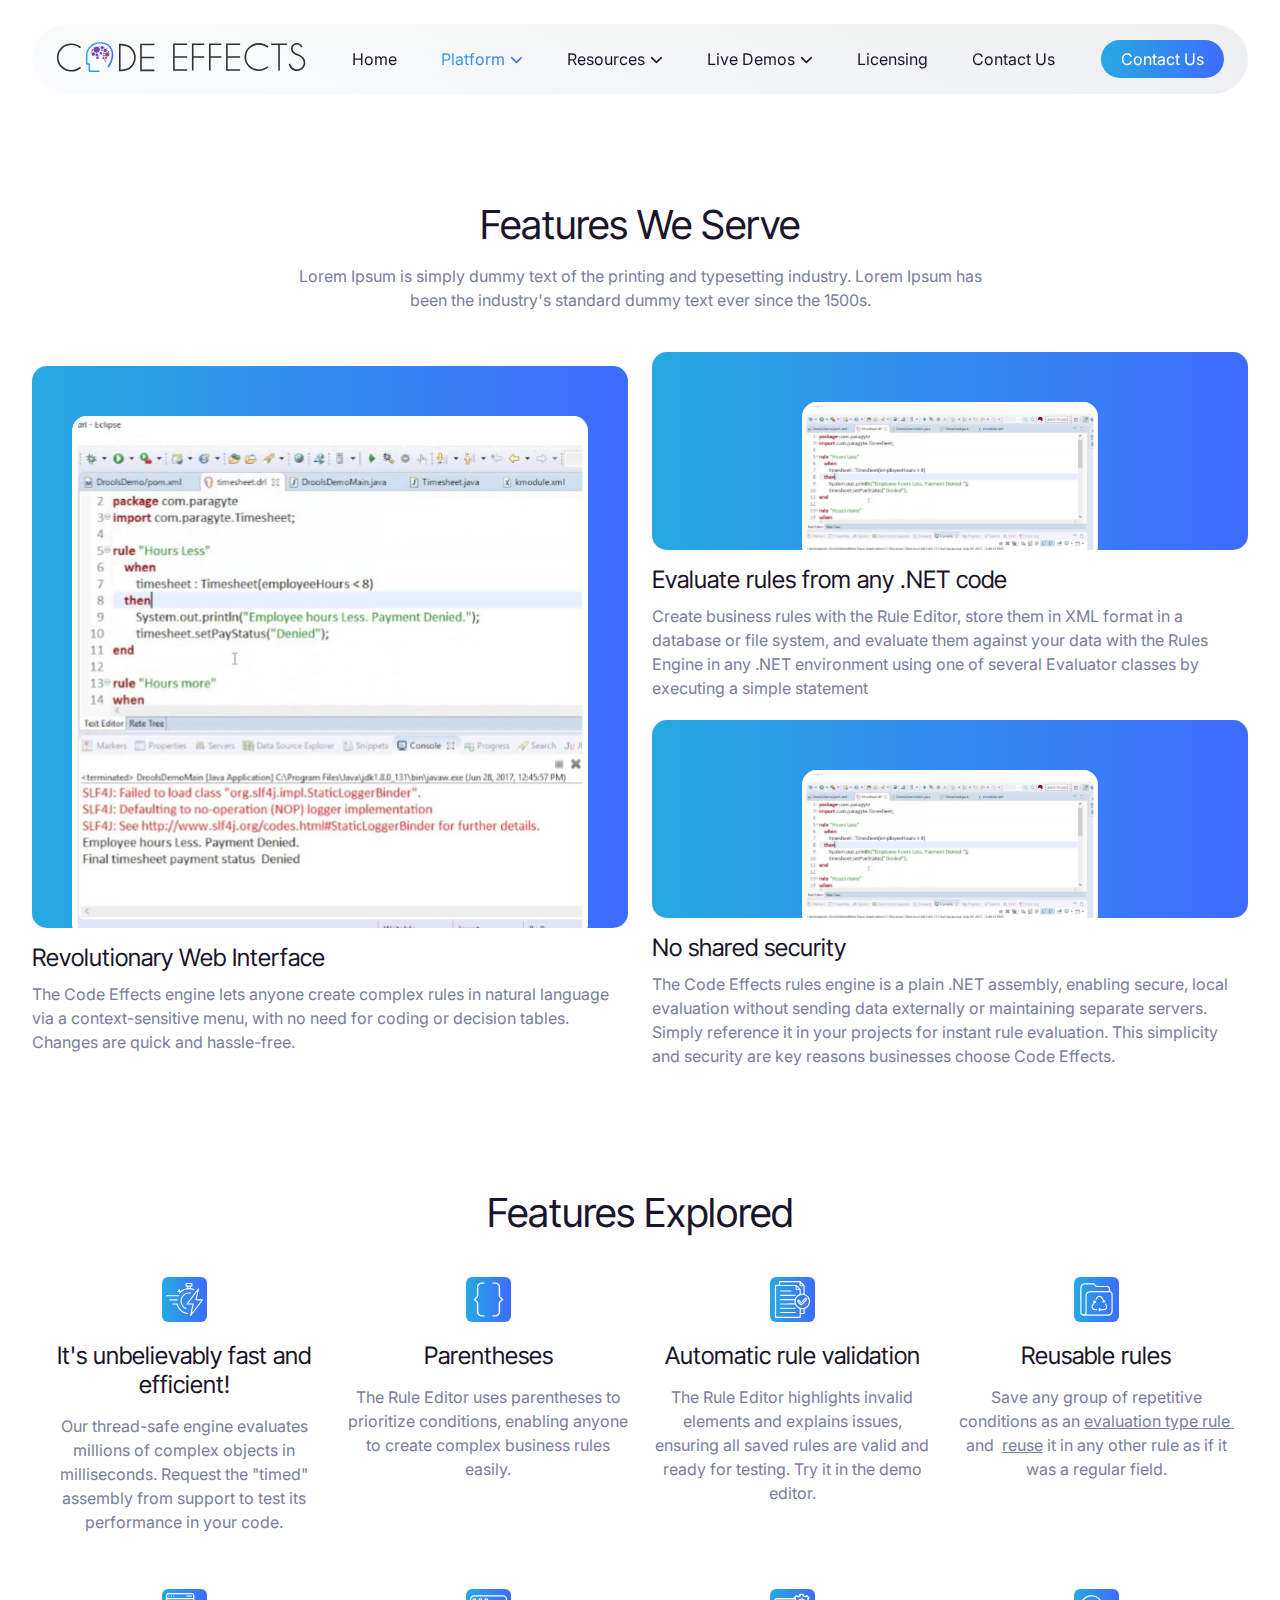
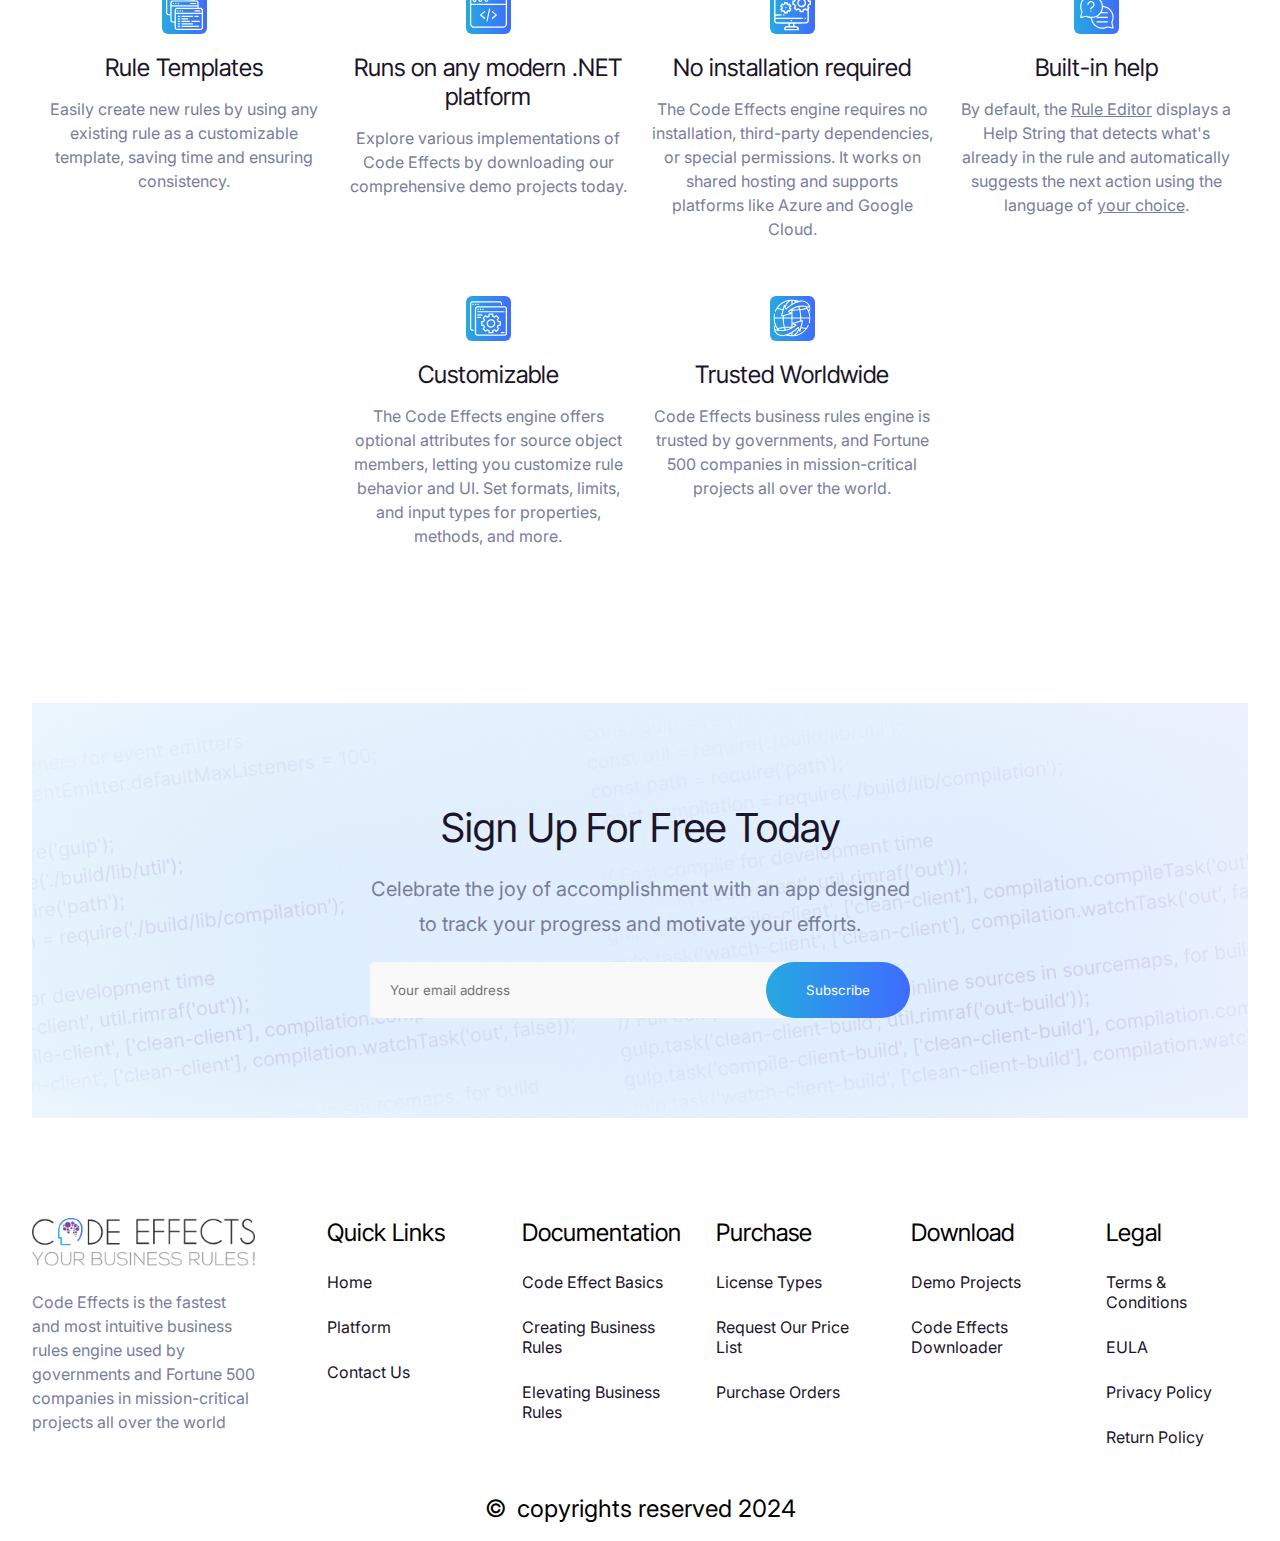
<file: features.html>
<!DOCTYPE html>
<html lang="en">
<head>
	<meta charset="UTF-8">
	<meta name="viewport" content="width=device-width, initial-scale=1.0">
	<title>Code Effects | Features</title>
	<link rel="stylesheet" href="css/style.css">
	<link rel="stylesheet" href="css/responsive.css">
	<!-- google font -->
	<link href="https://fonts.googleapis.com/css2?family=Inter+Tight:ital,wght@0,100..900;1,100..900&family=Inter:ital,opsz,wght@0,14..32,100..900;1,14..32,100..900&display=swap" rel="stylesheet">
	<!-- fontawesome -->
    <link rel="stylesheet" href="https://cdnjs.cloudflare.com/ajax/libs/font-awesome/6.7.2/css/all.min.css" integrity="sha512-Evv84Mr4kqVGRNSgIGL/F/aIDqQb7xQ2vcrdIwxfjThSH8CSR7PBEakCr51Ck+w+/U6swU2Im1vVX0SVk9ABhg==" crossorigin="anonymous" referrerpolicy="no-referrer" />
</head>
<body>
	<nav class="navbar">
        <div class="navbar-logo">
           <a href="index.html"> <img src="images/logo.svg" alt="Logo"></a>
        </div>
        <ul class="navbar-menu">
            <li>
                <a href="#" >Home</a>
            </li>
            <li>
                <a href="#" class="active">Platform <span class="dropdown-icon"><i class="fa-solid fa-chevron-down"></i></span></a>
                <div class="dropdown">
                    <a href="#">Option 1</a>
                    <a href="#">Option 2</a>
                </div>
            </li>
            <li>
                <a href="#">Resources <span class="dropdown-icon"><i class="fa-solid fa-chevron-down"></i></span></a>
                <div class="dropdown">
                    <a href="#">Docs</a>
                    <a href="#">API</a>
                </div>
            </li>
            <li>
                <a href="#">Live Demos <span class="dropdown-icon"><i class="fa-solid fa-chevron-down"></i></span></a>
                <div class="dropdown">
					<a href="#">Option 1</a>
                    <a href="#">Option 2</a>
                </div>
            </li>
			<li>
                <a href="#">Licensing</a>
            </li>
			<li>
                <a href="#">Contact Us</a>
            </li>
        </ul>
        <a href="#" class="navbar-button for-desktop">Contact Us</a>
        <div class="navbar-toggle" onclick="toggleMenu()">
            <span></span>
            <span></span>
            <span></span>
        </div>
    </nav>
   <!--  features -->
     <section class="features">
        <div class="main">
            <div class="center-title">
                <h2 class="heading-color">Features We Serve</h2>
                <p class="text-color">Lorem Ipsum is simply dummy text of the printing and typesetting industry. Lorem Ipsum has been the industry's standard dummy text ever since the 1500s.</p>
            </div>

            <div class="row dis-flex">
                <div class="col-6">
                    <div class="features-area">
                        <div class="features-img">
                          
                            <img src="images/features-img1.svg" alt="">
                           
                        </div>
                        <h3 class="heading-color">Revolutionary Web Interface</h3>
                        <p class="text-color">The Code Effects engine lets anyone create complex rules in natural language via a context-sensitive menu, with no need for coding or decision tables. Changes are quick and hassle-free.</p>
                    </div><!-- features-area -->
                </div>
                <div class="col-6">
                    <div class="features-area">
                        <div class="features-img features-img2">
                            
                             <img src="images/features-img2.svg" alt="">
                            
                         </div>
                        <h3 class="heading-color">Evaluate rules from any .NET code</h3>
                        <p class="text-color">Create business rules with the Rule Editor, store them in XML format in a database or file system, and evaluate them against your data with the Rules Engine in any .NET environment using one of several Evaluator classes by executing a simple statement</p>
                    </div><!-- features-area -->
                    <div class="features-area">
                        <div class="features-img features-img2">
                            
                             <img src="images/features-img2.svg" alt="">
                            
                         </div>
                        <h3 class="heading-color">No shared security</h3>
                        <p class="text-color">The Code Effects rules engine is a plain .NET assembly, enabling secure, local evaluation without sending data externally or maintaining separate servers. Simply reference it in your projects for instant rule evaluation. This simplicity and security are key reasons businesses choose Code Effects.</p>
                    </div><!-- features-area -->
                </div>
            </div>
        </div>

     </section>
   <!--  features -->

   <!-- Features Explored -->
    <section class="features-explored section-padding">
        <div class="main">
            <div class="center-title">
                <h2>Features Explored</h2>
            </div>
            <div class="row row-center">
                <div class="col-4">
                    <div class="featuers-box">
                        <img src="images/features1.svg" alt="">
                        <h3 class="heading-color">It's unbelievably fast and efficient!</h3>
                        <p class="text-color">Our thread-safe engine evaluates millions of complex objects in milliseconds. Request the "timed" assembly from support to test its performance in your code.</p>
                    </div>
                </div>
                <div class="col-4">
                    <div class="featuers-box">
                        <img src="images/features2.svg" alt="">
                        <h3 class="heading-color">Parentheses</h3>
                        <p class="text-color">The Rule Editor uses parentheses to prioritize conditions, enabling anyone to create complex business rules easily.</p>
                    </div>
                </div>
                <div class="col-4">
                    <div class="featuers-box">
                        <img src="images/features3.svg" alt="">
                        <h3 class="heading-color">Automatic rule validation</h3>
                        <p class="text-color">The Rule Editor highlights invalid elements and explains issues, ensuring all saved rules are valid and ready for testing. Try it in the demo editor.</p>
                    </div>
                </div>
                <div class="col-4">
                    <div class="featuers-box">
                        <img src="images/features4.svg" alt="">
                        <h3 class="heading-color">Reusable rules</h3>
                        <p class="text-color">Save any group of repetitive conditions as an <a href="https://codeeffects.com/Doc/Business-Rule-Evaluation-Type/">evaluation type rule </a>  and  <a href="https://codeeffects.com/Doc/Business-Rules-Reusable/">reuse</a> it in any other rule as if it was a regular field.</p>
                    </div>
                </div>
                <div class="col-4">
                    <div class="featuers-box">
                        <img src="images/features5.svg" alt="">
                        <h3 class="heading-color">Rule Templates</h3>
                        <p class="text-color">Easily create new rules by using any existing rule as a customizable template, saving time and ensuring consistency.</p>
                    </div>
                </div>
                <div class="col-4">
                    <div class="featuers-box">
                        <img src="images/features6.svg" alt="">
                        <h3 class="heading-color">Runs on any modern .NET platform</h3>
                        <p class="text-color">Explore various implementations of Code Effects by downloading our comprehensive demo projects today.</p>
                    </div>
                </div>
                <div class="col-4">
                    <div class="featuers-box">
                        <img src="images/features7.svg" alt="">
                        <h3 class="heading-color">No installation required</h3>
                        <p class="text-color">The Code Effects engine requires no installation, third-party dependencies, or special permissions. It works on shared hosting and supports platforms like Azure and Google Cloud.</p>
                    </div>
                </div>
                <div class="col-4">
                    <div class="featuers-box">
                        <img src="images/features8.svg" alt="">
                        <h3 class="heading-color">Built-in help</h3>
                        <p class="text-color">By default, the <a href="https://codeeffects.com/Doc/Business-Rule-Editor/">Rule Editor</a> displays a Help String that detects what's already in the rule and automatically suggests the next action using the language of <a href="https://codeeffects.com/Doc/Business-Rule-Multilingual-Support/">your choice</a>.</p>
                    </div>
                </div>
                <div class="col-4">
                    <div class="featuers-box">
                        <img src="images/features9.svg" alt="">
                        <h3 class="heading-color">Customizable</h3>
                        <p class="text-color">The Code Effects engine offers optional attributes for source object members, letting you customize rule behavior and UI. Set formats, limits, and input types for properties, methods, and more.</p>
                    </div>
                </div>
                <div class="col-4">
                    <div class="featuers-box">
                        <img src="images/features110.svg" alt="">
                        <h3 class="heading-color">Trusted Worldwide</h3>
                        <p class="text-color">Code Effects business rules engine is trusted by governments, and Fortune 500 companies in mission-critical projects all over the world.</p>
                    </div>
                </div>
            </div>

        </div>
    </section>
   <!-- Features Explored -->
	

	<!-- sing-up -->
	 <div class="sing-up">
		<div class="main">
			<div class="sing-up-area">
				<div class="sing-up-box">
					<h2 class="heading-color">Sign Up For Free Today
                    </h2>
					<p class="text-color">Celebrate the joy of accomplishment with an app designed to track your progress and motivate your efforts.</p>
					
					<form action="">
						<input type="email" placeholder="Your email address" required>
						<button type="submit">Subscribe</button>
					</form>
				</div>
			</div>
		</div>
	 </div>
	<!-- sing-up -->

	<!-- footer -->
	<footer>
		<div class="main">
			<div class="footer-area">
				<div class="footer-box footer-box-content">
					<a href="#"><img src="images/footer-logo.svg" alt=""></a>
					<p class="text-color">Code Effects is the fastest and most intuitive business rules engine used by governments and Fortune 500 companies in mission-critical projects all over the world</p>
				</div>
				<div class="footer-box">
					<h3>Quick Links</h3>
					<ul>
						<li><a href="#">Home</a></li>
						<li><a href="#">Platform</a></li>
						<li><a href="#">Contact Us</a></li>
					</ul>
				</div>	
				<div class="footer-box">
					<h3>Documentation</h3>
					<ul>
						<li><a href="#">Code Effect Basics</a></li>
						<li><a href="#">Creating Business Rules</a></li>
						<li><a href="#">Elevating Business Rules</a></li>
					</ul>
				</div>	
				<div class="footer-box">
					<h3>Purchase</h3>
					<ul>
						<li><a href="#">License Types</a></li>
						<li><a href="#">Request Our Price List</a></li>
						<li><a href="#">Purchase Orders</a></li>
					</ul>
				</div>	
				<div class="footer-box">
					<h3>Download</h3>
					<ul>
						<li><a href="#">Demo Projects</a></li>
						<li><a href="#">Code Effects Downloader</a></li>
						
					</ul>
				</div>	
				<div class="footer-box">
					<h3>Legal</h3>
					<ul>
						<li><a href="#">Terms & Conditions</a></li>
						<li><a href="#">EULA</a></li>
						<li><a href="#">Privacy Policy</a></li>
						<li><a href="#">Return Policy</a></li>
					</ul>
				</div>	
			</div>
			<p class="copyright"><span>©</span>copyrights reserved 2024</p>
		</div>
	</footer>
	<!-- footer -->

	<script src="js/main.js"></script>
</body>
</html>
</file>
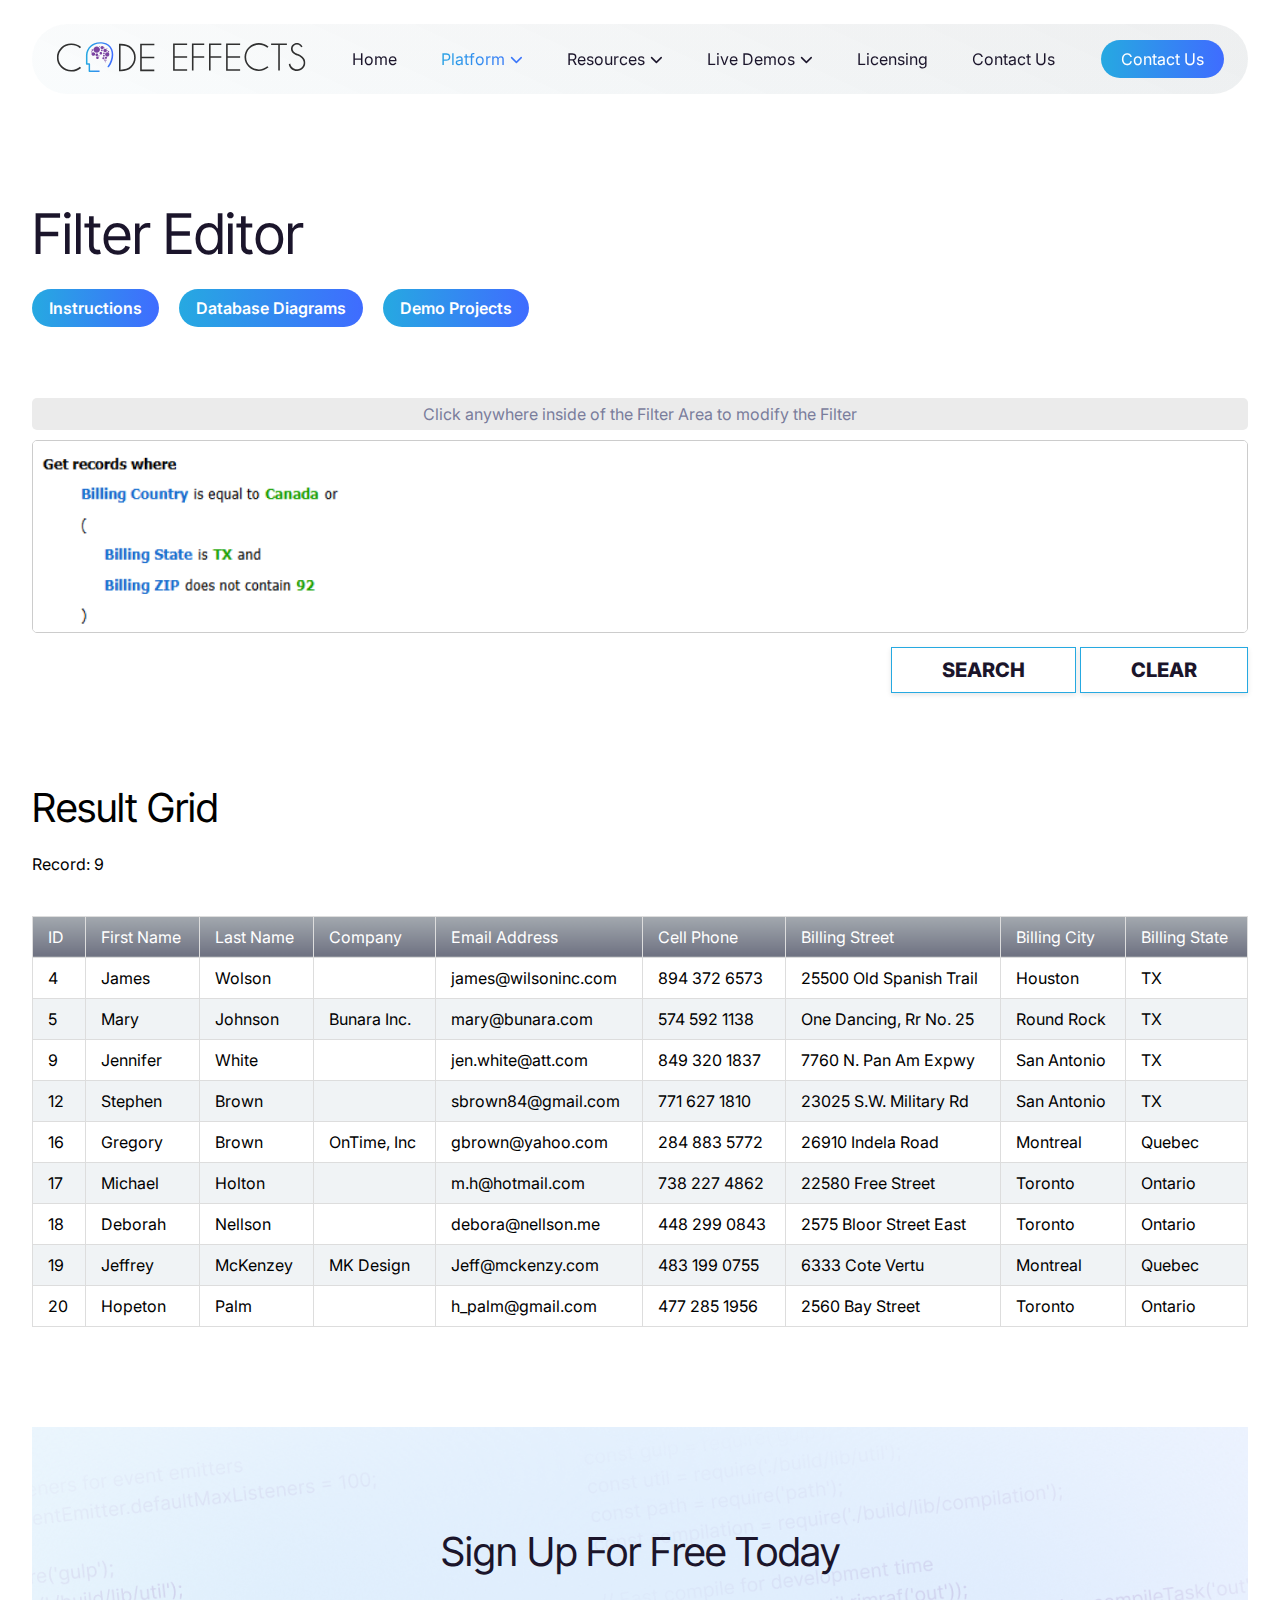
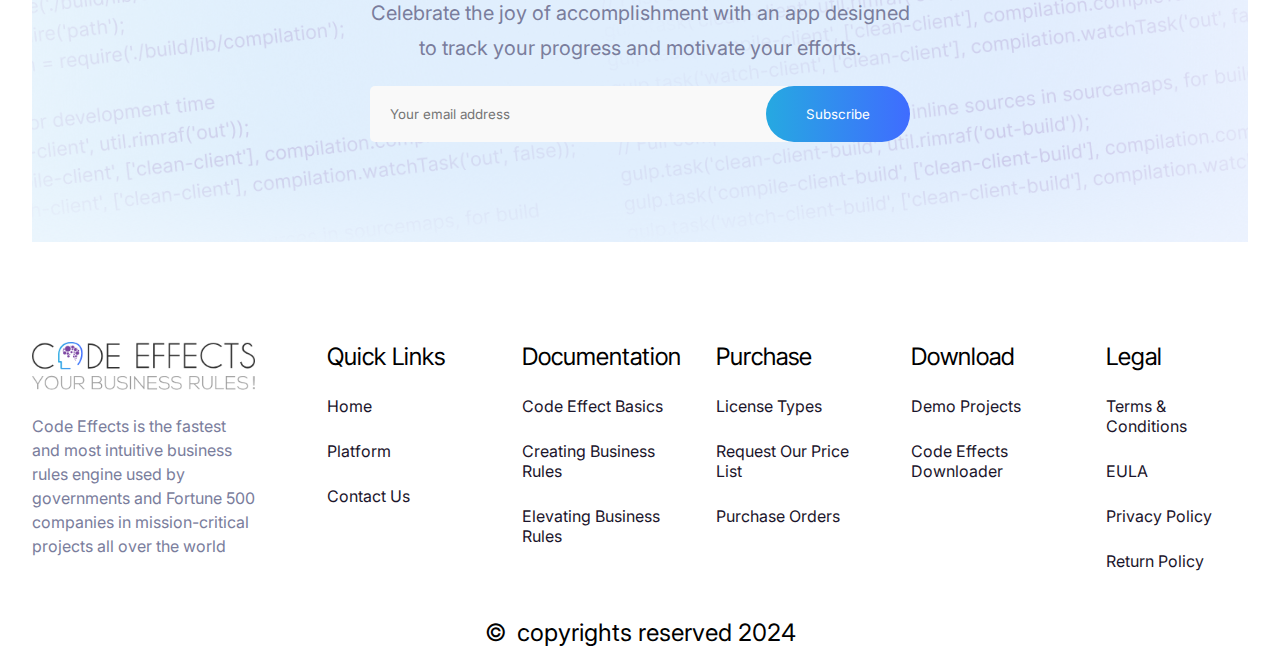
<file: file-editor.html>
<!DOCTYPE html>
<html lang="en">
<head>
	<meta charset="UTF-8">
	<meta name="viewport" content="width=device-width, initial-scale=1.0">
	<title>Code Effects | File Editor </title>
	<link rel="stylesheet" href="css/style.css">
	<link rel="stylesheet" href="css/responsive.css">
	<!-- google font -->
	<link href="https://fonts.googleapis.com/css2?family=Inter+Tight:ital,wght@0,100..900;1,100..900&family=Inter:ital,opsz,wght@0,14..32,100..900;1,14..32,100..900&display=swap" rel="stylesheet">
	<!-- fontawesome -->
    <link rel="stylesheet" href="https://cdnjs.cloudflare.com/ajax/libs/font-awesome/6.7.2/css/all.min.css" integrity="sha512-Evv84Mr4kqVGRNSgIGL/F/aIDqQb7xQ2vcrdIwxfjThSH8CSR7PBEakCr51Ck+w+/U6swU2Im1vVX0SVk9ABhg==" crossorigin="anonymous" referrerpolicy="no-referrer" />
</head>
<body>
	<nav class="navbar">
        <div class="navbar-logo">
           <a href="index.html"> <img src="images/logo.svg" alt="Logo"></a>
        </div>
        <ul class="navbar-menu">
            <li>
                <a href="#" >Home</a>
            </li>
            <li>
                <a href="#" class="active">Platform <span class="dropdown-icon"><i class="fa-solid fa-chevron-down"></i></span></a>
                <div class="dropdown">
                    <a href="#">Option 1</a>
                    <a href="#">Option 2</a>
                </div>
            </li>
            <li>
                <a href="#">Resources <span class="dropdown-icon"><i class="fa-solid fa-chevron-down"></i></span></a>
                <div class="dropdown">
                    <a href="#">Docs</a>
                    <a href="#">API</a>
                </div>
            </li>
            <li>
                <a href="#">Live Demos <span class="dropdown-icon"><i class="fa-solid fa-chevron-down"></i></span></a>
                <div class="dropdown">
					<a href="#">Option 1</a>
                    <a href="#">Option 2</a>
                </div>
            </li>
			<li>
                <a href="#">Licensing</a>
            </li>
			<li>
                <a href="#">Contact Us</a>
            </li>
        </ul>
        <a href="#" class="navbar-button for-desktop">Contact Us</a>
        <div class="navbar-toggle" onclick="toggleMenu()">
            <span></span>
            <span></span>
            <span></span>
        </div>
    </nav>

    <!-- .business-rules -->
     <section class="rule-editor section-padd-200">
        <div class="main">
            <h1 class="heading-color">Filter Editor</h1>
            <div class="hero-btn rule-btn">
                <div class="gobal-btn">
                    <a href="#">Instructions</a>
                </div>
                <div class="gobal-btn">
                    <a href="#" >Database Diagrams</a>
                </div>
                <div class="gobal-btn">
                    <a href="#">Demo Projects</a>
                </div>
            </div>
            <p class="clcik-text mar-50">Click anywhere inside of the Filter Area to modify the Filter</p>
            <img src="images/file-editor.png" alt="" class="fit-img">
            <div class="group-btn">
                <button>SEARCH</button>
                <button>CLEAR</button>
            </div>

            <div class="result-grid">
                <h2>Result Grid</h2>
                <p>Record: 9</p>
            </div>

            <div class="table-container">
                <table>
                    <thead>
                        <tr>
                            <th>ID</th>
                            <th>First Name</th>
                            <th>Last Name</th>
                            <th>Company</th>
                            <th>Email Address</th>
                            <th>Cell Phone</th>
                            <th>Billing Street</th>
                            <th>Billing City</th>
                            <th>Billing State</th>
                        </tr>
                    </thead>
                    <tbody>
                        <tr>
                            <td>4</td>
                            <td>James</td>
                            <td>Wolson</td>
                            <td></td>
                            <td>james@wilsoninc.com</td>
                            <td>894 372 6573</td>
                            <td>25500 Old Spanish Trail</td>
                            <td>Houston</td>
                            <td>TX</td>
                        </tr>
                        <tr>
                            <td>5</td>
                            <td>Mary</td>
                            <td>Johnson</td>
                            <td>Bunara Inc.</td>
                            <td>mary@bunara.com</td>
                            <td>574 592 1138</td>
                            <td>One Dancing, Rr No. 25</td>
                            <td>Round Rock</td>
                            <td>TX</td>
                        </tr>
                        <tr>
                            <td>9</td>
                            <td>Jennifer</td>
                            <td>White</td>
                            <td></td>
                            <td>jen.white@att.com</td>
                            <td>849 320 1837</td>
                            <td>7760 N. Pan Am Expwy</td>
                            <td>San Antonio</td>
                            <td>TX</td>
                        </tr>
                        <tr>
                            <td>12</td>
                            <td>Stephen</td>
                            <td>Brown</td>
                            <td></td>
                            <td>sbrown84@gmail.com</td>
                            <td>771 627 1810</td>
                            <td>23025 S.W. Military Rd</td>
                            <td>San Antonio</td>
                            <td>TX</td>
                        </tr>
                        <tr>
                            <td>16</td>
                            <td>Gregory</td>
                            <td>Brown</td>
                            <td>OnTime, Inc</td>
                            <td>gbrown@yahoo.com</td>
                            <td>284 883 5772</td>
                            <td>26910 Indela Road</td>
                            <td>Montreal</td>
                            <td>Quebec</td>
                        </tr>
                        <tr>
                            <td>17</td>
                            <td>Michael</td>
                            <td>Holton</td>
                            <td></td>
                            <td>m.h@hotmail.com</td>
                            <td>738 227 4862</td>
                            <td>22580 Free Street</td>
                            <td>Toronto</td>
                            <td>Ontario</td>
                        </tr>
                        <tr>
                            <td>18</td>
                            <td>Deborah</td>
                            <td>Nellson</td>
                            <td></td>
                            <td>debora@nellson.me</td>
                            <td>448 299 0843</td>
                            <td>2575 Bloor Street East</td>
                            <td>Toronto</td>
                            <td>Ontario</td>
                        </tr>
                        <tr>
                            <td>19</td>
                            <td>Jeffrey</td>
                            <td>McKenzey</td>
                            <td>MK Design</td>
                            <td>Jeff@mckenzy.com</td>
                            <td>483 199 0755</td>
                            <td>6333 Cote Vertu</td>
                            <td>Montreal</td>
                            <td>Quebec</td>
                        </tr>
                        <tr>
                            <td>20</td>
                            <td>Hopeton</td>
                            <td>Palm</td>
                            <td></td>
                            <td>h_palm@gmail.com</td>
                            <td>477 285 1956</td>
                            <td>2560 Bay Street</td>
                            <td>Toronto</td>
                            <td>Ontario</td>
                        </tr>
                    </tbody>
                </table>
            </div>
            
            

 

              
              
        </div>
     </section>
    <!-- .business-rules -->






	

	<!-- sing-up -->
	 <div class="sing-up">
		<div class="main">
			<div class="sing-up-area">
				<div class="sing-up-box">
					<h2 class="heading-color">Sign Up For Free Today
                    </h2>
					<p class="text-color">Celebrate the joy of accomplishment with an app designed to track your progress and motivate your efforts.</p>
					
					<form action="">
						<input type="email" placeholder="Your email address" required>
						<button type="submit">Subscribe</button>
					</form>
				</div>
			</div>
		</div>
	 </div>
	<!-- sing-up -->

	<!-- footer -->
	<footer>
		<div class="main">
			<div class="footer-area">
				<div class="footer-box footer-box-content">
					<a href="#"><img src="images/footer-logo.svg" alt=""></a>
					<p class="text-color">Code Effects is the fastest and most intuitive business rules engine used by governments and Fortune 500 companies in mission-critical projects all over the world</p>
				</div>
				<div class="footer-box">
					<h3>Quick Links</h3>
					<ul>
						<li><a href="#">Home</a></li>
						<li><a href="#">Platform</a></li>
						<li><a href="#">Contact Us</a></li>
					</ul>
				</div>	
				<div class="footer-box">
					<h3>Documentation</h3>
					<ul>
						<li><a href="#">Code Effect Basics</a></li>
						<li><a href="#">Creating Business Rules</a></li>
						<li><a href="#">Elevating Business Rules</a></li>
					</ul>
				</div>	
				<div class="footer-box">
					<h3>Purchase</h3>
					<ul>
						<li><a href="#">License Types</a></li>
						<li><a href="#">Request Our Price List</a></li>
						<li><a href="#">Purchase Orders</a></li>
					</ul>
				</div>	
				<div class="footer-box">
					<h3>Download</h3>
					<ul>
						<li><a href="#">Demo Projects</a></li>
						<li><a href="#">Code Effects Downloader</a></li>
						
					</ul>
				</div>	
				<div class="footer-box">
					<h3>Legal</h3>
					<ul>
						<li><a href="#">Terms & Conditions</a></li>
						<li><a href="#">EULA</a></li>
						<li><a href="#">Privacy Policy</a></li>
						<li><a href="#">Return Policy</a></li>
					</ul>
				</div>	
			</div>
			<p class="copyright"><span>©</span>copyrights reserved 2024</p>
		</div>
	</footer>
	<!-- footer -->
  
	<script src="js/main.js"></script>
</body>
</html>
</file>
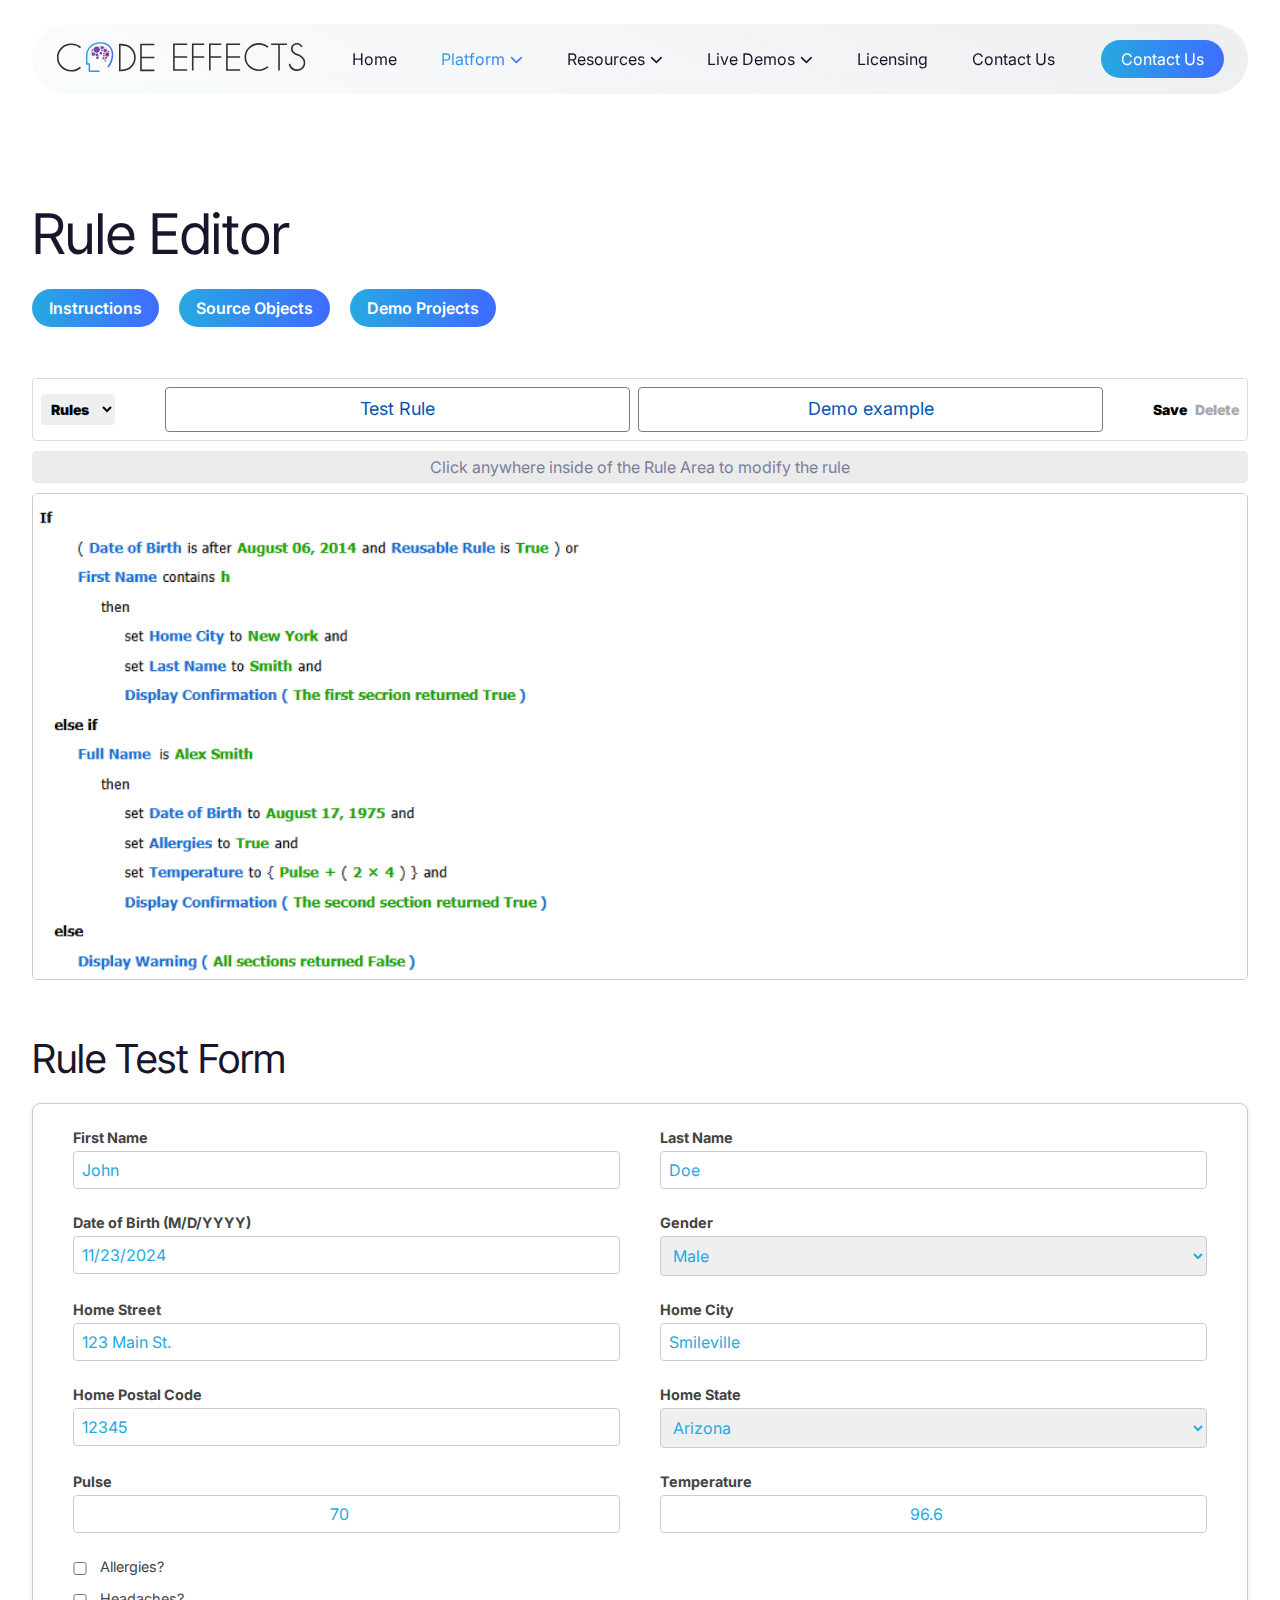
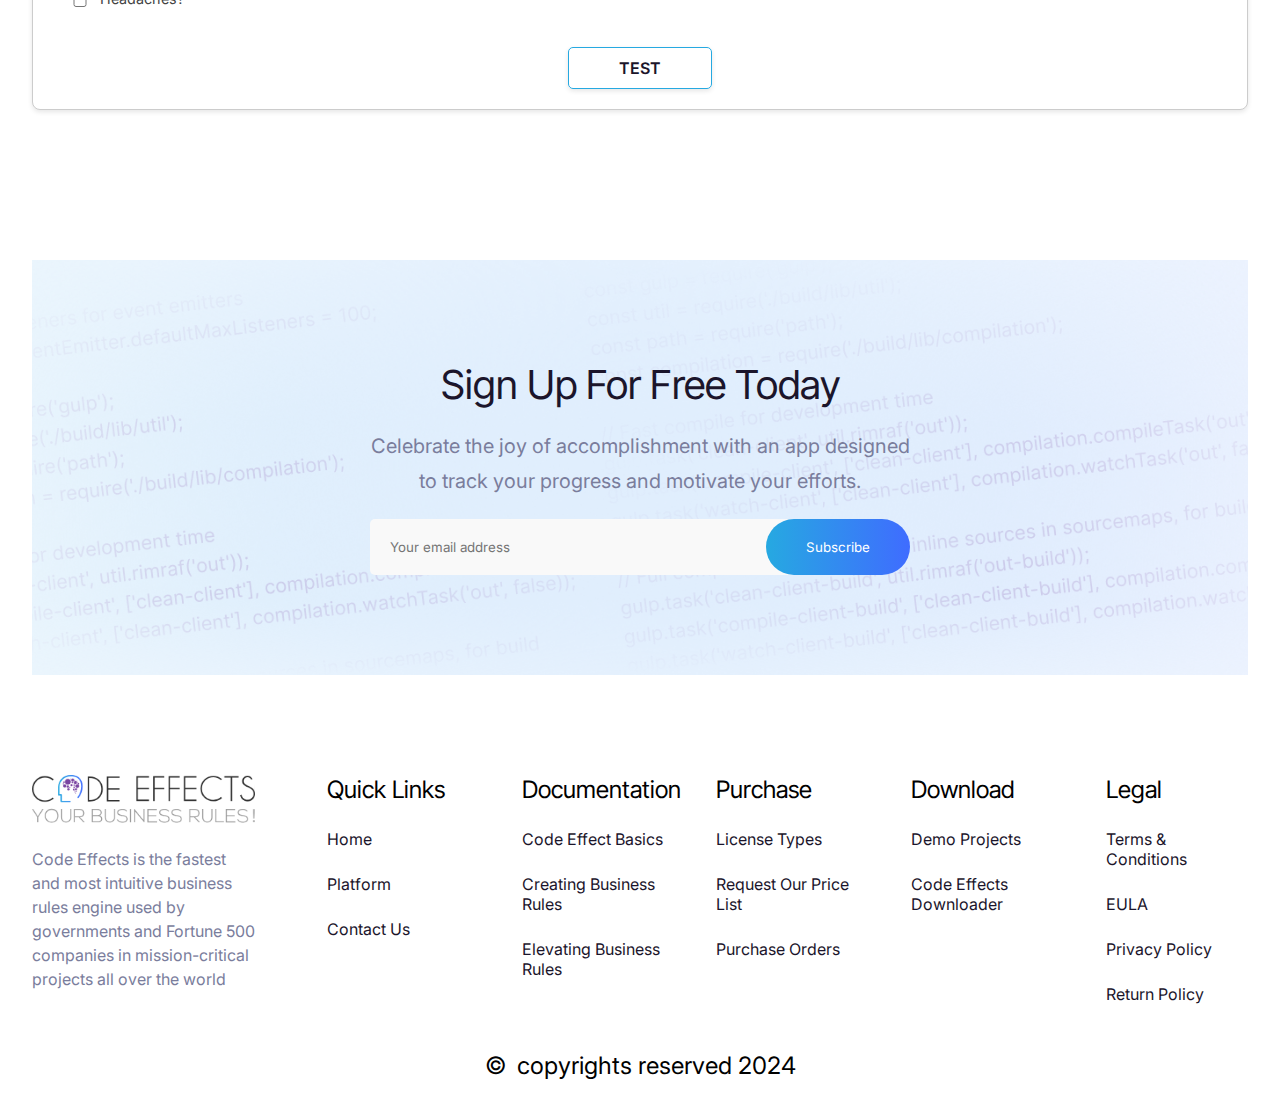
<file: rule-editor.html>
<!DOCTYPE html>
<html lang="en">
<head>
	<meta charset="UTF-8">
	<meta name="viewport" content="width=device-width, initial-scale=1.0">
	<title>Code Effects | Documentation </title>
	<link rel="stylesheet" href="css/style.css">
	<link rel="stylesheet" href="css/responsive.css">
	<!-- google font -->
	<link href="https://fonts.googleapis.com/css2?family=Inter+Tight:ital,wght@0,100..900;1,100..900&family=Inter:ital,opsz,wght@0,14..32,100..900;1,14..32,100..900&display=swap" rel="stylesheet">
	<!-- fontawesome -->
    <link rel="stylesheet" href="https://cdnjs.cloudflare.com/ajax/libs/font-awesome/6.7.2/css/all.min.css" integrity="sha512-Evv84Mr4kqVGRNSgIGL/F/aIDqQb7xQ2vcrdIwxfjThSH8CSR7PBEakCr51Ck+w+/U6swU2Im1vVX0SVk9ABhg==" crossorigin="anonymous" referrerpolicy="no-referrer" />
</head>
<body>
	<nav class="navbar">
        <div class="navbar-logo">
           <a href="index.html"> <img src="images/logo.svg" alt="Logo"></a>
        </div>
        <ul class="navbar-menu">
            <li>
                <a href="#" >Home</a>
            </li>
            <li>
                <a href="#" class="active">Platform <span class="dropdown-icon"><i class="fa-solid fa-chevron-down"></i></span></a>
                <div class="dropdown">
                    <a href="#">Option 1</a>
                    <a href="#">Option 2</a>
                </div>
            </li>
            <li>
                <a href="#">Resources <span class="dropdown-icon"><i class="fa-solid fa-chevron-down"></i></span></a>
                <div class="dropdown">
                    <a href="#">Docs</a>
                    <a href="#">API</a>
                </div>
            </li>
            <li>
                <a href="#">Live Demos <span class="dropdown-icon"><i class="fa-solid fa-chevron-down"></i></span></a>
                <div class="dropdown">
					<a href="#">Option 1</a>
                    <a href="#">Option 2</a>
                </div>
            </li>
			<li>
                <a href="#">Licensing</a>
            </li>
			<li>
                <a href="#">Contact Us</a>
            </li>
        </ul>
        <a href="#" class="navbar-button for-desktop">Contact Us</a>
        <div class="navbar-toggle" onclick="toggleMenu()">
            <span></span>
            <span></span>
            <span></span>
        </div>
    </nav>

    <!-- .business-rules -->
     <section class="rule-editor section-padd-200">
        <div class="main">
            <h1 class="heading-color">Rule Editor</h1>
            <div class="hero-btn rule-btn">
                <div class="gobal-btn">
                    <a href="#">Instructions</a>
                </div>
                <div class="gobal-btn">
                    <a href="#" >Source Objects</a>
                </div>
                <div class="gobal-btn">
                    <a href="#">Demo Projects</a>
                </div>
            </div>

           <div class="rule-section">
                <!-- Dropdown Label -->
                <div class="rule-dropdown">
                    
                    <select id="rules" class="dropdown-select">
                    <option value="rule1">Rules </option>
                    <option value="rule2">Rule 2</option>
                    <option value="rule3">Rule 3</option>
                    </select>
                </div>
                
                <!-- Input Fields -->
                <div class="rule-inputs">
                    <input type="text" placeholder="Test Rule" class="rule-input" />
                    <input type="text" placeholder="Demo example" class="rule-input" />
                </div>
                
                <!-- Actions -->
                <div class="rule-actions">
                    <button class="save-btn">Save</button>
                    <button class="delete-btn">Delete</button>
                </div>
               
            </div>  
            <p class="clcik-text">Click anywhere inside of the Rule Area to modify the rule</p>
            <img src="images/rule-img.png" alt="" class="fit-img">
            
            

            <div class="form-container">
                <h2 class="heading-color">Rule Test Form</h2>
                <form>
                    <div class="form-row">
                        <!-- First Name -->
                        <div class="form-group">
                            <label for="firstName">First Name</label>
                            <input type="text" id="firstName" placeholder="John">
                        </div>
                        <!-- Last Name -->
                        <div class="form-group">
                            <label for="lastName">Last Name</label>
                            <input type="text" id="lastName" placeholder="Doe">
                        </div>
                    </div>
            
                    <div class="form-row">
                        <!-- Date of Birth -->
                        <div class="form-group">
                            <label for="dob">Date of Birth (M/D/YYYY)</label>
                            <input type="text" placeholder="11/23/2024">
                        </div>
                        <!-- Gender -->
                        <div class="form-group">
                            <label for="gender">Gender</label>
                            <select id="gender">
                                <option>Male</option>
                                <option>Female</option>
                                <option>Other</option>
                            </select>
                        </div>
                    </div>
            
                    <div class="form-row">
                        <!-- Home Street -->
                        <div class="form-group">
                            <label for="street">Home Street</label>
                            <input type="text" id="street" placeholder="123 Main St.">
                        </div>
                        <!-- Home City -->
                        <div class="form-group">
                            <label for="city">Home City</label>
                            <input type="text" id="city" placeholder="Smileville">
                        </div>
                    </div>
            
                    <div class="form-row">
                        <!-- Home Postal Code -->
                        <div class="form-group">
                            <label for="postalCode">Home Postal Code</label>
                            <input type="text" id="postalCode" placeholder="12345">
                        </div>
                        <!-- Home State -->
                        <div class="form-group">
                            <label for="state">Home State</label>
                            <select id="state">
                                <option>Arizona</option>
                                <option>California</option>
                                <option>New York</option>
                            </select>
                        </div>
                    </div>
            
                    <div class="form-row">
                        <!-- Pulse -->
                        <div class="form-group">
                            <label for="pulse">Pulse</label>
                            <input type="number" id="pulse" placeholder="70">
                        </div>
                        <!-- Temperature -->
                        <div class="form-group">
                            <label for="temperature">Temperature</label>
                            <input type="number" id="temperature" placeholder="96.6">
                        </div>
                    </div>
            
                    <div class="form-row check-row">
                        <!-- Checkboxes -->
                        <div class="checkbox-group">
                            <input type="checkbox" id="allergies">
                            <label for="allergies">Allergies?</label>
                        </div>
                        <div class="checkbox-group">
                            <input type="checkbox" id="headaches">
                            <label for="headaches">Headaches?</label>
                        </div>
                    </div>
            
                    <div class="sub-btn">
                        <button type="submit" class="submit-btn">TEST</button>
                    </div>
                </form>
            </div>

              
              
        </div>
     </section>
    <!-- .business-rules -->






	

	<!-- sing-up -->
	 <div class="sing-up">
		<div class="main">
			<div class="sing-up-area">
				<div class="sing-up-box">
					<h2 class="heading-color">Sign Up For Free Today</h2>
					<p class="text-color">Celebrate the joy of accomplishment with an app designed to track your progress and motivate your efforts.</p>
					
					<form action="">
						<input type="email" placeholder="Your email address" required>
						<button type="submit">Subscribe</button>
					</form>
				</div>
			</div>
		</div>
	 </div>
	<!-- sing-up -->

	<!-- footer -->
	<footer>
		<div class="main">
			<div class="footer-area">
				<div class="footer-box footer-box-content">
					<a href="#"><img src="images/footer-logo.svg" alt=""></a>
					<p class="text-color">Code Effects is the fastest and most intuitive business rules engine used by governments and Fortune 500 companies in mission-critical projects all over the world</p>
				</div>
				<div class="footer-box">
					<h3>Quick Links</h3>
					<ul>
						<li><a href="#">Home</a></li>
						<li><a href="#">Platform</a></li>
						<li><a href="#">Contact Us</a></li>
					</ul>
				</div>	
				<div class="footer-box">
					<h3>Documentation</h3>
					<ul>
						<li><a href="#">Code Effect Basics</a></li>
						<li><a href="#">Creating Business Rules</a></li>
						<li><a href="#">Elevating Business Rules</a></li>
					</ul>
				</div>	
				<div class="footer-box">
					<h3>Purchase</h3>
					<ul>
						<li><a href="#">License Types</a></li>
						<li><a href="#">Request Our Price List</a></li>
						<li><a href="#">Purchase Orders</a></li>
					</ul>
				</div>	
				<div class="footer-box">
					<h3>Download</h3>
					<ul>
						<li><a href="#">Demo Projects</a></li>
						<li><a href="#">Code Effects Downloader</a></li>
						
					</ul>
				</div>	
				<div class="footer-box">
					<h3>Legal</h3>
					<ul>
						<li><a href="#">Terms & Conditions</a></li>
						<li><a href="#">EULA</a></li>
						<li><a href="#">Privacy Policy</a></li>
						<li><a href="#">Return Policy</a></li>
					</ul>
				</div>	
			</div>
			<p class="copyright"><span>©</span>copyrights reserved 2024</p>
		</div>
	</footer>
	<!-- footer -->

	<script src="js/main.js"></script>
</body>
</html>
</file>
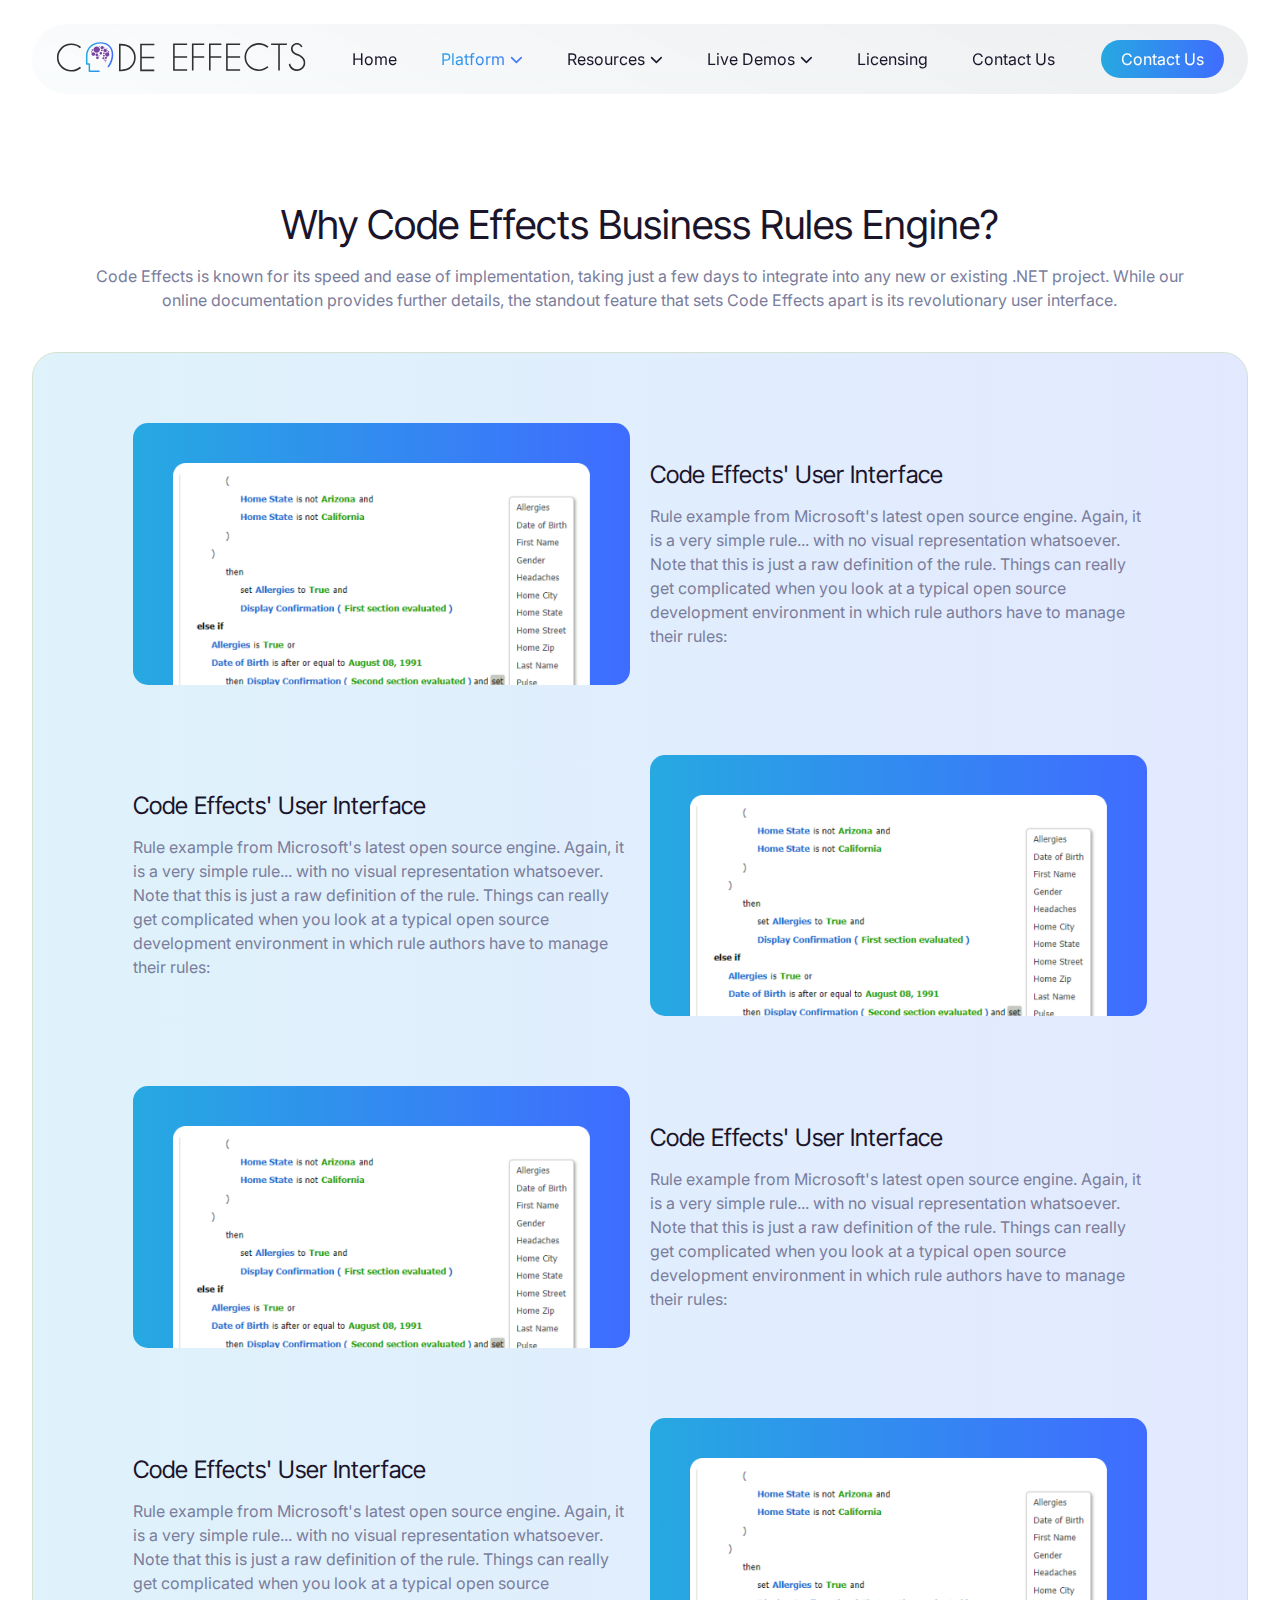
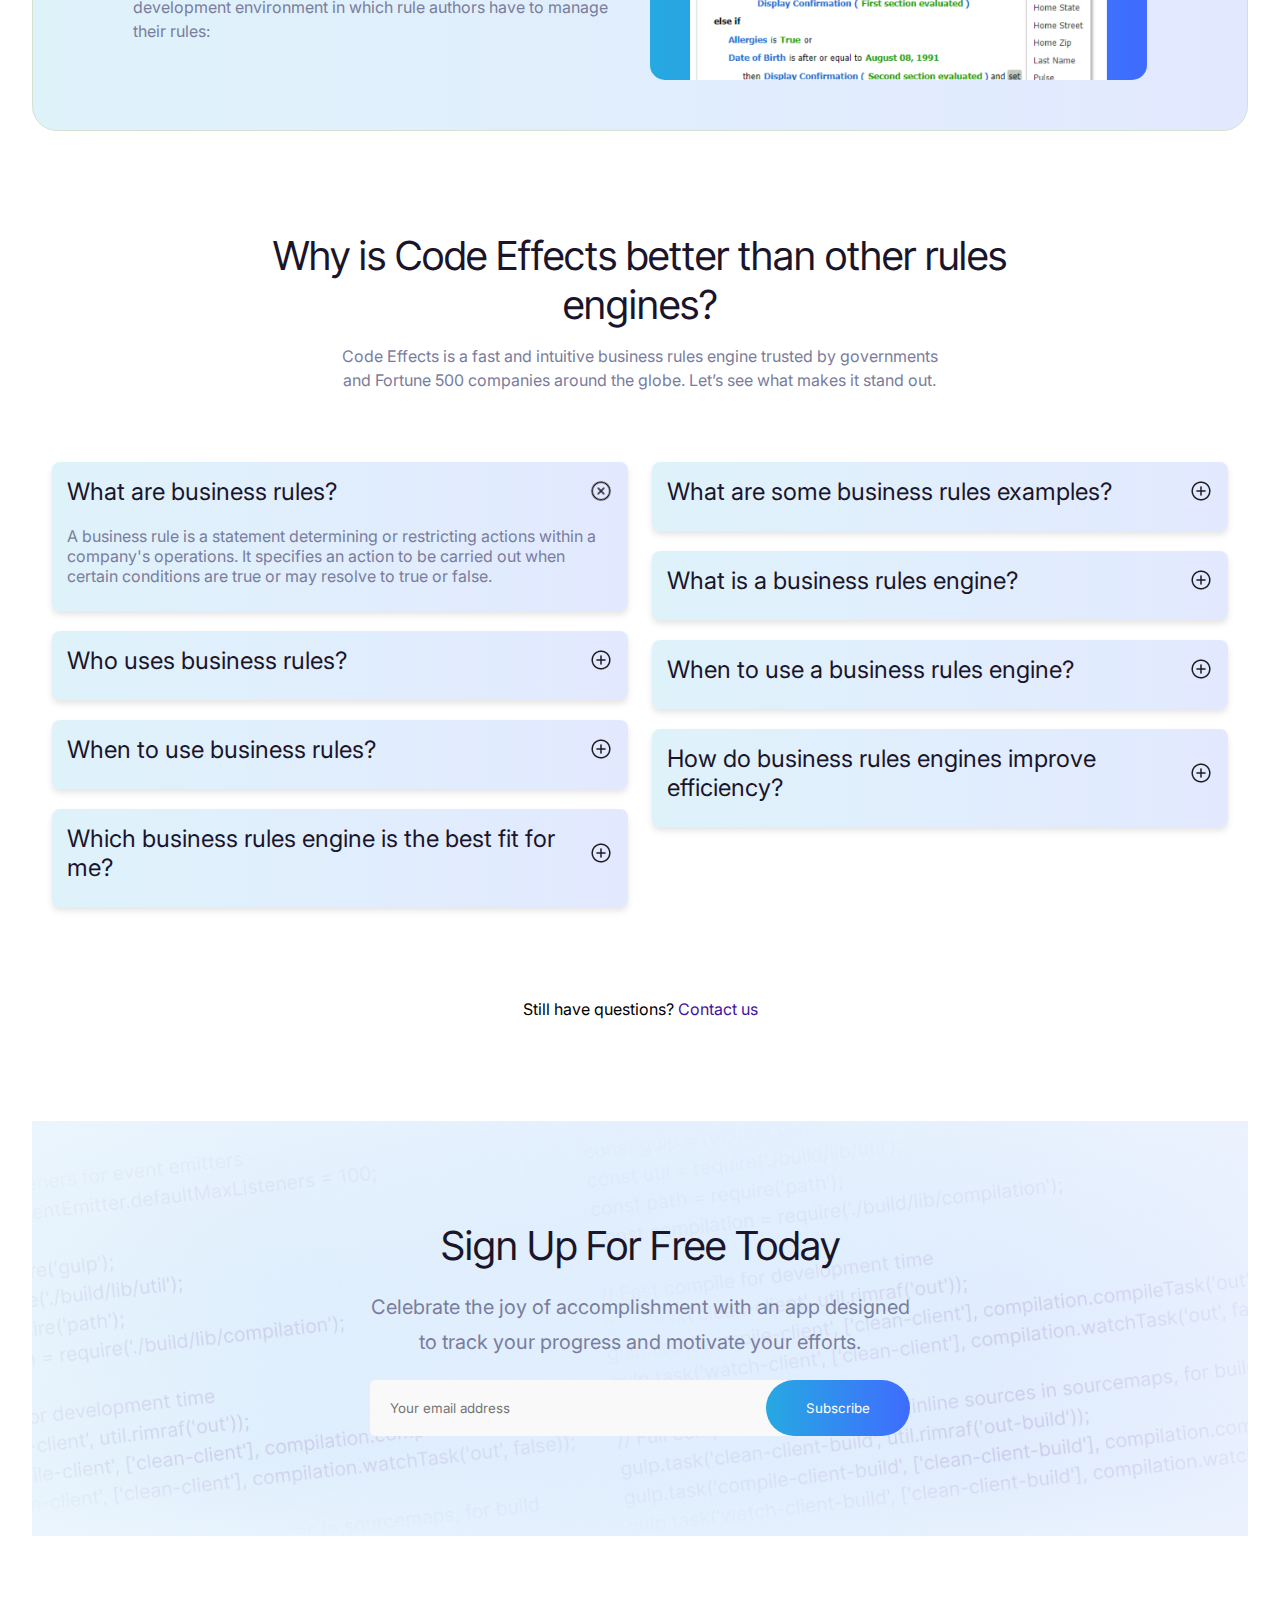
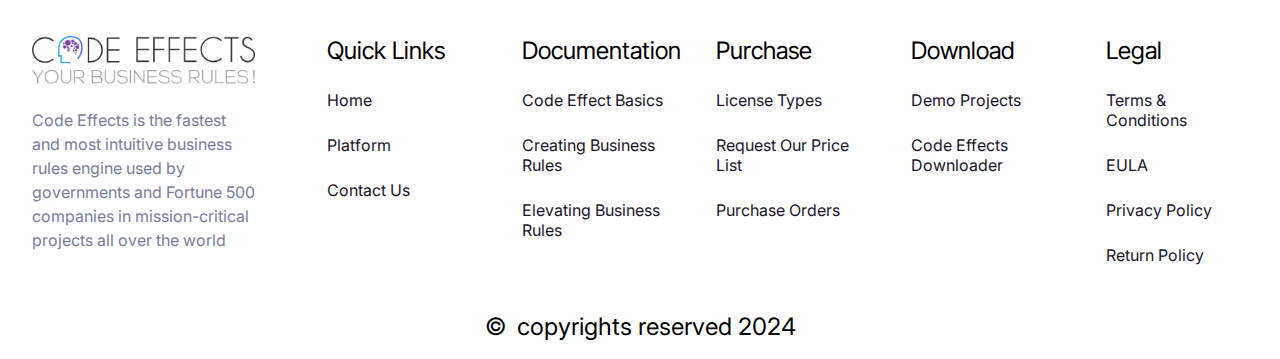
<file: why-code.html>
<!DOCTYPE html>
<html lang="en">
<head>
	<meta charset="UTF-8">
	<meta name="viewport" content="width=device-width, initial-scale=1.0">
	<title>Code Effects | Why Code Effects Business Rules Engine?</title>
	<link rel="stylesheet" href="css/style.css">
	<link rel="stylesheet" href="css/responsive.css">
	<!-- google font -->
	<link href="https://fonts.googleapis.com/css2?family=Inter+Tight:ital,wght@0,100..900;1,100..900&family=Inter:ital,opsz,wght@0,14..32,100..900;1,14..32,100..900&display=swap" rel="stylesheet">
	<!-- fontawesome -->
    <link rel="stylesheet" href="https://cdnjs.cloudflare.com/ajax/libs/font-awesome/6.7.2/css/all.min.css" integrity="sha512-Evv84Mr4kqVGRNSgIGL/F/aIDqQb7xQ2vcrdIwxfjThSH8CSR7PBEakCr51Ck+w+/U6swU2Im1vVX0SVk9ABhg==" crossorigin="anonymous" referrerpolicy="no-referrer" />
</head>
<body>
	<nav class="navbar">
        <div class="navbar-logo">
           <a href="index.html"> <img src="images/logo.svg" alt="Logo"></a>
        </div>
        <ul class="navbar-menu">
            <li>
                <a href="#" >Home</a>
            </li>
            <li>
                <a href="#" class="active">Platform <span class="dropdown-icon"><i class="fa-solid fa-chevron-down"></i></span></a>
                <div class="dropdown">
                    <a href="#">Option 1</a>
                    <a href="#">Option 2</a>
                </div>
            </li>
            <li>
                <a href="#">Resources <span class="dropdown-icon"><i class="fa-solid fa-chevron-down"></i></span></a>
                <div class="dropdown">
                    <a href="#">Docs</a>
                    <a href="#">API</a>
                </div>
            </li>
            <li>
                <a href="#">Live Demos <span class="dropdown-icon"><i class="fa-solid fa-chevron-down"></i></span></a>
                <div class="dropdown">
					<a href="#">Option 1</a>
                    <a href="#">Option 2</a>
                </div>
            </li>
			<li>
                <a href="#">Licensing</a>
            </li>
			<li>
                <a href="#">Contact Us</a>
            </li>
        </ul>
        <a href="#" class="navbar-button for-desktop">Contact Us</a>
        <div class="navbar-toggle" onclick="toggleMenu()">
            <span></span>
            <span></span>
            <span></span>
        </div>
    </nav>

    <!-- .business-rules -->
     <section class="why-code section-padd-200">
        <div class="main">
            <div class="center-title">
                <h2>Why Code Effects Business Rules Engine?</h2>
                <p>Code Effects is known for its speed and ease of implementation, taking just a few days to integrate into any new or existing .NET project. While our online documentation provides further details, the standout feature that sets Code Effects apart is its revolutionary user interface.</p>
            </div>
            <div class="code-area">
                <div class="row dis-flex padd-top-50">
                    <div class="col-6">
                        <div class="code-img">
                            <img src="images/code1.png" alt="">
                        </div>
                    </div>
                    <div class="col-6">
                        <div class="code-content">
                            <h3 class="heading-color">Code Effects' User Interface</h3>
                            <p class="text-color">Rule example from Microsoft's latest open source engine. Again, it is a very simple rule... with no visual representation whatsoever. Note that this is just a raw definition of the rule. Things can really get complicated when you look at a typical open source development environment in which rule authors have to manage their rules:</p>
                        </div>
                    </div>
                </div>

                <div class="row dis-flex reverse-flex padd-top-50">
                    <div class="col-6">
                        <div class="code-content">
                            <h3 class="heading-color">Code Effects' User Interface</h3>
                            <p class="text-color">Rule example from Microsoft's latest open source engine. Again, it is a very simple rule... with no visual representation whatsoever. Note that this is just a raw definition of the rule. Things can really get complicated when you look at a typical open source development environment in which rule authors have to manage their rules:</p>
                        </div>
                    </div>
                    <div class="col-6">
                        <div class="code-img">
                            <img src="images/code1.png" alt="">
                        </div>
                    </div>
                    
                </div>

                <div class="row dis-flex padd-top-50">
                    <div class="col-6">
                        <div class="code-img">
                            <img src="images/code1.png" alt="">
                        </div>
                    </div>
                    <div class="col-6">
                        <div class="code-content">
                            <h3 class="heading-color">Code Effects' User Interface</h3>
                            <p class="text-color">Rule example from Microsoft's latest open source engine. Again, it is a very simple rule... with no visual representation whatsoever. Note that this is just a raw definition of the rule. Things can really get complicated when you look at a typical open source development environment in which rule authors have to manage their rules:</p>
                        </div>
                    </div>
                </div>

                <div class="row dis-flex reverse-flex padd-top-50">
                    <div class="col-6">
                        <div class="code-content">
                            <h3 class="heading-color">Code Effects' User Interface</h3>
                            <p class="text-color">Rule example from Microsoft's latest open source engine. Again, it is a very simple rule... with no visual representation whatsoever. Note that this is just a raw definition of the rule. Things can really get complicated when you look at a typical open source development environment in which rule authors have to manage their rules:</p>
                        </div>
                    </div>
                    <div class="col-6">
                        <div class="code-img">
                            <img src="images/code1.png" alt="">
                        </div>
                    </div>
                    
                </div>
            </div>
        </div>
     </section>
    <!-- .business-rules -->



   <!-- faq -->
    <section class="faq-area ">
        <div class="main">
            <div class="center-title why-title">
                <h2>Why is Code Effects better than other rules engines?</h2>
                <p>Code Effects is a fast and intuitive business rules engine trusted by governments and Fortune 500 companies around the globe. Let’s see what makes it stand out.</p>
            </div>
            <div class="faq-container">
                <div class="row">
                    <div class="col-6">
                        <div class="faq-item open">
                            <div class="faq-title">
                                <span>What are business rules?</span>
                                <img src="images/add_circle.png" alt="">
                            </div>
                            <div class="faq-content">
                                A business rule is a statement determining or restricting actions within a company's operations. It specifies an action to be carried out when certain conditions are true or may resolve to true or false.
                            </div>
                        </div>
                        <div class="faq-item">
                            <div class="faq-title">
                                <span>Who uses business rules?</span>
                                <img src="images/add_circle.png" alt="">
                            </div>
                            <div class="faq-content">
                                Business rules are used by organizations, developers, and analysts to standardize processes and ensure consistency.
                            </div>
                        </div>
                        <div class="faq-item">
                            <div class="faq-title">
                                <span>When to use business rules?</span>
                                <img src="images/add_circle.png" alt="">
                            </div>
                            <div class="faq-content">
                                Business rules are used by organizations, developers, and analysts to standardize processes and ensure consistency.
                            </div>
                        </div>
                        <div class="faq-item">
                            <div class="faq-title">
                                <span>Which business rules engine is the best fit for me?</span>
                                <img src="images/add_circle.png" alt="">
                            </div>
                            <div class="faq-content">
                                Business rules are used by organizations, developers, and analysts to standardize processes and ensure consistency.
                            </div>
                        </div>
                    </div>
                    <div class="col-6">
                        <div class="faq-item">
                            <div class="faq-title">
                                <span>What are some business rules examples?</span>
                                <img src="images/add_circle.png" alt="">
                            </div>
                            <div class="faq-content">
                                Examples include approval workflows, eligibility criteria, and operational guidelines.
                            </div>
                        </div>
                        <div class="faq-item">
                            <div class="faq-title">
                                <span>What is a business rules engine?</span>
                                <img src="images/add_circle.png" alt="">
                            </div>
                            <div class="faq-content">
                                A business rules engine is software that automates decision-making based on defined business rules.
                            </div>
                        </div>
                        <div class="faq-item">
                            <div class="faq-title">
                                <span>When to use a business rules engine?</span>
                                <img src="images/add_circle.png" alt="">
                            </div>
                            <div class="faq-content">
                                A business rules engine is software that automates decision-making based on defined business rules.
                            </div>
                        </div>
                        <div class="faq-item">
                            <div class="faq-title">
                                <span>How do business rules engines improve efficiency?</span>
                                <img src="images/add_circle.png" alt="">
                            </div>
                            <div class="faq-content">
                                A business rules engine is software that automates decision-making based on defined business rules.
                            </div>
                        </div>
                    </div>
                </div>
            </div>
            <p class=" dif-color">Still have questions? <a href="">Contact us</a></p>
        </div>
    </section>
   <!-- faq -->


	

	<!-- sing-up -->
	 <div class="sing-up">
		<div class="main">
			<div class="sing-up-area">
				<div class="sing-up-box">
					<h2 class="heading-color">Sign Up For Free Today
                    </h2>
					<p class="text-color">Celebrate the joy of accomplishment with an app designed to track your progress and motivate your efforts.</p>
					
					<form action="">
						<input type="email" placeholder="Your email address" required>
						<button type="submit">Subscribe</button>
					</form>
				</div>
			</div>
		</div>
	 </div>
	<!-- sing-up -->

	<!-- footer -->
	<footer>
		<div class="main">
			<div class="footer-area">
				<div class="footer-box footer-box-content">
					<a href="#"><img src="images/footer-logo.svg" alt=""></a>
					<p class="text-color">Code Effects is the fastest and most intuitive business rules engine used by governments and Fortune 500 companies in mission-critical projects all over the world</p>
				</div>
				<div class="footer-box">
					<h3>Quick Links</h3>
					<ul>
						<li><a href="#">Home</a></li>
						<li><a href="#">Platform</a></li>
						<li><a href="#">Contact Us</a></li>
					</ul>
				</div>	
				<div class="footer-box">
					<h3>Documentation</h3>
					<ul>
						<li><a href="#">Code Effect Basics</a></li>
						<li><a href="#">Creating Business Rules</a></li>
						<li><a href="#">Elevating Business Rules</a></li>
					</ul>
				</div>	
				<div class="footer-box">
					<h3>Purchase</h3>
					<ul>
						<li><a href="#">License Types</a></li>
						<li><a href="#">Request Our Price List</a></li>
						<li><a href="#">Purchase Orders</a></li>
					</ul>
				</div>	
				<div class="footer-box">
					<h3>Download</h3>
					<ul>
						<li><a href="#">Demo Projects</a></li>
						<li><a href="#">Code Effects Downloader</a></li>
						
					</ul>
				</div>	
				<div class="footer-box">
					<h3>Legal</h3>
					<ul>
						<li><a href="#">Terms & Conditions</a></li>
						<li><a href="#">EULA</a></li>
						<li><a href="#">Privacy Policy</a></li>
						<li><a href="#">Return Policy</a></li>
					</ul>
				</div>	
			</div>
			<p class="copyright"><span>©</span>copyrights reserved 2024</p>
		</div>
	</footer>
	<!-- footer -->

	<script src="js/main.js"></script>
</body>
</html>
</file>
<file: css/style.css>
*{
	margin: 0;
	padding: 0;
	box-sizing: border-box;
	font-family: "Inter", serif;

}
ul li{
	list-style: none;
}
a{
	text-decoration: none;
}
a:hover{
	text-decoration: none!important;
}
li{
	list-style: none!important;
}
h1{
	font-family: "Inter Tight", sans-serif;
    font-size: 56px;
    font-weight: 400;
}
h2{
	  font-family: "Inter Tight", sans-serif;
      font-size: 40px;
      font-weight: 400;

}
h3{
	  font-family: "Inter Tight", sans-serif;
      font-size: 24px;
      font-weight: 400;
}
.text-color{
   color:#7A7D9C;

}
.heading-color{
    color: #1B152B;
}
p{
	font-size: 16px;
    line-height:24px ;
}
.for-mobile{
	display: none;
}
.dis-flex{
	display: flex;
	align-items: center;
}
.section-padding{
	width: 100%;
	display: flex;
	padding: 100px 0;
}
.main{
    max-width: 1560px;
    width: 95%;
    margin: 0 auto;
}


 .navbar {
    display: flex;
    justify-content: space-between;
    align-items: center;
    padding: 10px 0;
    max-width: 1560px;
    width: 95%;
    margin: 0 auto;
    backdrop-filter: blur(10px);
    background: linear-gradient(204.93deg, rgba(4, 5, 9, 0.098) -72.87%, rgba(255, 255, 255, 0) 109.39%),
    linear-gradient(180deg, rgba(122, 192, 222, 0.021) 0%, rgba(38, 169, 225, 0.021) 100%);
    box-shadow: 0px -1px 1px 0px rgba(255, 255, 255, 0.03) inset;
    padding: 16px 24px;
    border-radius: 80px;
    position: fixed;
    top: 24px;
}


.navbar-logo {
    display: flex;
    align-items: center;
}
.navbar-logo a img{
    width: 250px;
}




.navbar-menu {
    display: flex;
    gap: 20px;
}

.navbar-menu li {
    list-style: none;
    position: relative;
}

.navbar-menu a {
    text-decoration: none;
    color: #1B152B;
    padding: 8px 12px;
    border-radius: 4px;
    transition: background-color 0.3s;
    display: flex;
    font-size: 16px;
    align-items: center;
}

.navbar-menu a:hover {
    background-color: #f0f0f0;
}
.navbar-menu a:hover, .navbar-menu a.active {
    background: linear-gradient(90deg, #26A9E1 -0.1%, #3F6CFF 99.85%);
    -webkit-background-clip: text;
    -webkit-text-fill-color: transparent;
}

.dropdown {
    display: none;
    position: absolute;
    top: 100%;
    left: 0;
    background-color: #ffffff;
    box-shadow: 0 4px 6px rgba(0, 0, 0, 0.1);
    border-radius: 4px;
    z-index: 10;
    width: 200px;
}

.dropdown a {
    display: block;
    padding: 10px;
    color: #333;
    text-decoration: none;
    transition: background-color 0.3s;
}

.dropdown a:hover {
    background-color: #f0f0f0;
}

.navbar-menu li:hover .dropdown {
    display: block;
}

.dropdown-icon {
    margin-left: 5px;
    font-size: 0.8em;
}



.navbar-button {
    padding: 9px 20px;
    background: linear-gradient(90deg, #26A9E1 -0.1%, #3F6CFF 99.85%);
    color: #ffffff;
    text-decoration: none;
    border-radius: 46px;
    transition: background-color 0.3s;
}

.navbar-button:hover {
    background-color: #0056b3;
}

/* Responsive */
@media (max-width: 1155px) {
    .navbar-menu {
        display: none;
        flex-direction: column;
        position: absolute;
        top: 100%;
        left: 0;
        width: 100%;
        background-color: #ffffff;
        box-shadow: 0 4px 6px rgba(0, 0, 0, 0.1);
        z-index: 10;
    }
    .for-desktop{
        display: none;
    }

    .navbar-menu.active {
        display: flex;
    }

    .dropdown {
        position: relative;
    }

    .dropdown a {
        padding: 8px 15px;
    }

    .navbar-toggle {
        display: block;
        cursor: pointer;
    }

    .navbar-toggle span {
        display: block;
        width: 25px;
        height: 3px;
        background-color: #333;
        margin: 5px 0;
    }

    .navbar-menu li:hover .dropdown {
        display: none;
    }
}


.navbar {
    position: fixed;
    left: 50%;
    transform: translate(-50%);
    z-index: 999;
}

.navbar-menu {
    flex: 1;
    justify-content: center;
}

.navbar-button {
    margin-left: auto;
}

/* hero */
.hero{
    width: 100%;
    display: flex;
    align-items: center;
    background: url(../images/hero.png)  left top no-repeat;
    background-size: cover;
    height: 100vh;
    background-position-y: -185px;
    background-position-x: 79px;
}
.row{
    display: flex;
    width: 100%;
    justify-content: space-between;
    flex-wrap: wrap;
}
.mr-100{
    margin-top: 100px;
}
.col-6{
    width: 49%;
}
.col-5{
    width: 40%;
}
.col-7{
    width: 55%;
}
.features-btn{
    background: linear-gradient(90deg, rgba(38, 169, 225, 0.05) -0.1%, rgba(63, 108, 255, 0.05) 99.85%);
    padding: 9px 17px;
    display: inline-block;
    border-radius: 46px;

}
.features-btn p{
    font-size: 14px;
    padding: 7px 16px;
    box-shadow: 0px -4px 52px 0px rgba(212, 158, 255, 0.12) inset;
    backdrop-filter: blur(12px);
    border-radius: 20px;

}
.text-gradient {
    background: linear-gradient(90deg, rgba(38, 169, 225, 1) -0.1%, rgba(63, 108, 255, 1) 99.85%);
    -webkit-background-clip: text;
    -webkit-text-fill-color: transparent;
}
.hero h1{
    margin: 15px 0;
}
.hero-btn{
    width: 100%;
    margin-top: 60px;
    display: flex;
}
.gobal-btn a{
    border-radius: 46px;
    padding: 9px 17px;
    background: linear-gradient(90deg, #26A9E1 -0.1%, #3F6CFF 99.85%);
    color: #fff;
    font-weight: 600;
}
.hero-btn .gobal-btn{
    margin-right: 20px;
}
.border-btn a{
    background: transparent; 
    border: 2px solid #3F6CFF; 
    border-radius: 46px; 
    padding: 9px 17px;
    font-size: 16px;
    font-weight: bold;
    color: transparent;
    background-image: linear-gradient(90deg, #26A9E1 -0.1%, #3F6CFF 99.85%);
    -webkit-background-clip: text; 
    -webkit-text-fill-color: transparent; 
    transition: all 0.3s ease;
}
.hero img{
    max-width: 811.56px;
    width: 100%;
}
@media (max-width: 1640px){
    .hero h1 {
        margin: 15px 0;
        font-size: 48px;
    }
}
@media (max-width: 1404px){
    .hero h1 {
        margin: 15px 0;
        font-size: 40px;
    }
}
/* coustomer */
.coustomer{
    padding: 20px 0 100px;
}
.center-btn{
    text-align: center;
    width: 100%;
    margin-top:50px ;
}
.center-title{
    width: 72%;
    margin:0 auto;
    text-align: center;
    margin-bottom: 40px;
}
.center-title h2{
    color: #1B152B;
    margin-bottom: 15px;
}
.center-title p{
    color: #7A7D9C;
}
.coustomer img{
    width: 100%;
}
@media (max-width: 1524px){
    .coustomer .center-title{
        width: 80%;
    }
}
@media (max-width: 1367px){
    .coustomer .center-title{
        width: 90%;
    }
}
/* .rules-box */
.business-rules .center-title{
   width: 60%;
}
.server-card .center-title{
   width: 50%;
}

.rules-box{
    background: linear-gradient(90deg, rgba(38, 169, 225, 0.15) -0.1%, rgba(63, 108, 255, 0.15) 99.85%);
    padding: 50px 100px 0;
}
.video-popup img{
    width: 100%;
}
.col-3{
    width:32%;
    margin-bottom: 25px;
}
.col-4{
    width:25%;
    margin-bottom: 25px;
}
.how-work-box{
    width: 100%;
    padding: 0 40px;
    text-align: center;
}

.how-work-box h3{
    margin: 10px 0;
    font-weight: 500;
 
}
.for-arrow-img{
    position: relative;
}
.arrow-img{
    top: 0;
    right: -50%;
    position: absolute;
}
.arrow-img img{
    width: 80%;
}
.arrow-img2{
    top: 25%;
}
@media (max-width: 1368px){
    .arrow-img img {
        width: 62%;
    }
    .arrow-img {
        right: -68%;
    }
}
@media (max-width: 1150px){
    .arrow-img img {
        width: 44%;
    }
    .arrow-img {
        right: -85%;
    }
}
.card-box{
    position: relative;
    color: #fff;
    height: 620px;
    padding: 20px 30px 0;
    background: linear-gradient(90deg, #26A9E1 -0.1%, #3F6CFF 99.85%);
}

@media (max-width: 1550px){
    .card-box{
        height: 670px;
    }
}
@media (max-width: 1329px){
    .card-box{
        height: 730px;
    }
}
@media (max-width: 1200px){
    .card-box{
        height: 780px;
    }
}

.card-box p{
    margin: 15px 0;
}
.cardBox-img {
    width: 100%;
    margin-top: 20px;
    text-align: center;
}
.cardBox-img img{
    position: absolute;
    bottom: 0;
    left: 50%;
    transform: translate(-50%);
    width: 100%;
}
.serve-area{
    border-radius: 25px;
    padding: 50px;
    display: flex;
    flex-wrap: wrap;
    justify-content: space-between;
    background: linear-gradient(90deg, rgba(38, 169, 225, 0.15) -0.1%, rgba(63, 108, 255, 0.15) 99.85%);
    border: 1px solid rgba(212, 225, 209, 1)
}
.service-card{
    width: 23.5%;
}
.service-img{
    width: 100%;
}
.service-img img{
    width: 100%;
}
.service-card h3{
    margin: 15px 0 5px;
}
.sing-up-area{
    text-align: center;
    width: 100%;
    background: url(../images/cta-bg.png) center center no-repeat;
    background-size: cover;
    padding: 100px ;
}
.sing-up-box{
    max-width: 540px;
    margin: 0 auto;
}
.sing-up-box p{
    font-size: 20px;
    line-height: 35px;
    margin: 20px 0;
}
.sing-up-box form{
    display: flex;
}
.sing-up-box form input{
    width: 100%;
    padding: 20px ;
    border: none;
    border-radius: 5px;
    background: rgba(249, 249, 249, 1);
}
.sing-up-box form input:focus{
    outline: none;
}
.sing-up-box form button{
    background: linear-gradient(90deg, #26A9E1 -0.1%, #3F6CFF 99.85%);
    border: none;
    color: #fff;
    border-radius: 46px;
    padding: 20px 40px;
    margin-left: -30px;
}

/* footer */
footer{
    width: 100%;
    padding: 100px 0 0;
}
.footer-area{
    width: 100%;
    display: flex;
    flex-wrap: wrap;
    justify-content: space-between;
}
.footer-box{
    width: 15%;
    padding-left: 40px;
}

.footer-box img{
    width: 100%;
    margin-bottom: 20px;
}
.footer-box-content{
    width: 20%;
    padding-left: 0px;
    padding-right: 20px;
}
.footer-box ul li{
    margin-top: 25px;
}
.footer-box ul li a{
    color:#1B152B ;
    transition: .6s;
}
.footer-box ul li a:hover{
    background: linear-gradient(90deg, rgba(38, 169, 225, 1) -0.1%, rgba(63, 108, 255, 1) 99.85%);
    -webkit-background-clip: text;
    -webkit-text-fill-color: transparent;
}
.copyright{
    margin-top: 50px;
    text-align: center;
    font-size: 24px;
    margin-bottom: 20px;
}
.copyright span{
    margin-right: 10px;
}

/* features */
.features{
    width: 100%;
    padding: 200px 0 100px;
}
.features .col-6{
    width: 49%;
}
.features .center-title{
    width: 49%;
}
.why-code .center-title{
    width: 90%;
}
@media (max-width: 1227px){
    .why-code .center-title{
        width: 100%;
    }
}
@media (max-width: 1296px){
    .features .center-title{
        width: 59%;
    }
}
@media (max-width: 1076px){
    .features .center-title{
        width: 100%;
    }
}
.features-img{
    border-radius: 15px;
    overflow: hidden;
    padding: 50px 40px 0;
   
    position: relative;
    background: linear-gradient(90deg, #26A9E1 -0.1%, #3F6CFF 99.85%);

}
.features-img2{
    padding: 50px 150px 0;
}
.features-img img{
    width: 100%;
    border-radius: 15px;
    margin-bottom: -14px;
}

.features-area{
    margin-bottom: 20px;
}
.features-area h3{
    margin: 15px 0 10px;
}
.featuers-box{
   padding: 0 10px;
   margin-bottom: 30px;
    text-align: center;
}
.featuers-box p a{
    color: #7A7D9C;
    text-decoration: underline;
}
.featuers-box2{
   padding: 0 60px;
   margin-bottom: 30px;
    text-align: center;
}
@media (max-width: 1578px){
    .featuers-box2{
        padding: 0 40px;
     }
}
.featuers-box h3{
    margin: 15px 0;
}
.featuers-box2 h3{
    margin: 15px 0;
}
.row-center{
    justify-content: center;
}
.section-padd-200{
    width: 100%;
    padding: 200px 0 100px;
}
.business-rule .center-title{
    width: 46%;
 }
 @media (max-width: 1557px){
    .business-rule .center-title{
        width: 56%;
     }
 }
 .benefit-title{
    width: 45%;
 }
 @media (max-width: 1425px){
    .benefit-title{
        width: 55%;
     }
 }

 .why-title p{
    width: 58%;
    margin: 0 auto;
 }
 @media (max-width: 1525px){
    .why-title p{
        width: 70%;
        margin: 0 auto;
     }
 }
.rules-container{
    padding: 50px 0 0;
    min-height: 478px;
    position: relative;
    overflow: hidden;
    margin-bottom: 50px;
    background: linear-gradient(90deg, #26A9E1 -0.1%, #3F6CFF 99.85%);
}
.rules-img {
    width: 45%;
    position: absolute;
    bottom: 0;
}
.rules-content{
    width: 85%;
    margin: 0 auto;
}
.rules-text{
    color: #fff;
    padding-bottom: 40px;
}
.rules-text p{
    margin: 15px 0;
}
.rules-img img{
    width: 100%;
    margin-bottom: -10px;
}
.rules-text ul{
    padding-left: 20px;
}
.rules-text ul li{
    margin-bottom: 15px;
    list-style: disc!important;
}
.benefit-container{
    padding: 40px;
    border-radius: 25px;
    background: linear-gradient(90deg, rgba(38, 169, 225, 0.15) -0.1%, rgba(63, 108, 255, 0.15) 99.85%);

}
.benefit-box{
    padding: 0 20px;
    text-align: center;
}
.benefit-box h3{
    margin:15px 0;
}
.benefit-box img{
    margin-bottom: 25px;
}
.faq-container {
    max-width: 100%;
    margin: 50px auto;
    padding: 20px;
}

.faq-area{
    padding-bottom: 100px;
}

.faq-item {
    background: linear-gradient(90deg, rgba(38, 169, 225, 0.15) -0.1%, rgba(63, 108, 255, 0.15) 99.85%);
    border-radius: 8px;
    padding: 15px;
    margin-bottom: 20px;
    box-shadow: 0 4px 6px rgba(0, 0, 0, 0.1);
    transition: all 0.3s ease;
    align-self: start;
}

.faq-title {
    display: flex;
    justify-content: space-between;
    align-items: center;
    cursor: pointer;
    font-size: 24px;
    color: #1B152B;
}

.faq-title img {
    transition: transform 0.3s ease;
}

.faq-item.open .faq-title img {
    transform: rotate(45deg);
}

.faq-content {
    max-height: 0;
    overflow: hidden;
    font-size: 16px;
    color: #7A7D9C;
    margin-top: 10px;
    padding: 0 0 0 0; /* Remove initial padding */
    transition: max-height 0.5s ease, padding 0.3s ease;
}

.faq-item.open .faq-content {
    max-height: 500px; /* Increase max-height if necessary */
    padding: 10px 0;
}
.text-center{
    text-align: center;
}
.text-center a{
    background: linear-gradient(90deg, #26A9E1 -0.1%, #3F6CFF 99.85%);
    -webkit-background-clip: text;
    -webkit-text-fill-color: transparent;
}
.dif-color{
    text-align: center;
}
.dif-color a{
    color: #4212A1!important;
}
.code-area{
    background: linear-gradient(90deg, rgba(38, 169, 225, 0.15) -0.1%, rgba(63, 108, 255, 0.15) 99.85%);
    padding: 0px 100px 50px;
    border-radius: 25px;
    border: 1px solid #D4E1D1
}
.code-area .col-6{
    width: 49%;
}
.code-img{
    background: linear-gradient(90deg, #26A9E1 -0.1%, #3F6CFF 99.85%);
    padding: 40px 40px 0;
    border-radius: 15px;
    overflow: hidden;
}
.code-img img{
    width: 100%;
    margin-bottom: -5px;
}
.code-content h3{
    margin-bottom: 15px;
}
.padd-top-50{
    padding-top: 70px;
}

/* document-area */
.document-area{
    display: flex;
    width: 100%;
    align-items: self-start;
    justify-content: space-between;
}
.document-sidebar{
    width: 34%;
    padding: 40px;
    border: 1px solid #D4E1D1;
    background: linear-gradient(90deg, rgba(38, 169, 225, 0.15) -0.1%, rgba(63, 108, 255, 0.15) 99.85%);
    border-radius: 25px;
}
.document-content{
    width: 64%;
}

.side-bar-all  li {
    margin-bottom: 20px;
}
.side-bar-all  li a{
    color: #1B152B;
}
.side-list{
    padding-left: 20px;
}
.side-list li a{
    color: #7A7D9C;
}
.active-sidebar{
    display: inline-block;
    padding: 10px;
    border-radius: 10px;
    background: linear-gradient(90deg, #26A9E1 -0.1%, #3F6CFF 99.85%);
}
.active-sidebar a{
    color: #fff!important;
}
.headind-topic{
    justify-content: space-between;
    display: flex;
    align-items: center;
    margin-bottom: 30px;
}
.doucoment-title{
    width: 70%;
}
.doucoment-button{
    width: 30%;
    text-align: right;
}
.doucoment-button .gobal-btn a{
    padding: 18px 35px;
}
.doucoment-button .gobal-btn a i{
    margin-left: 6px;
}
.douc-btn{
    margin: 50px 0 100px;
    width: 100%;
    text-align: right;
}
.douc-btn a{
    padding: 18px 35px;
}
.douc-btn a i{
    margin-left: 6px;
}
.douc-text a{
    color: #1B152B;
    text-decoration: underline;
}
.douc-text {
    color: #1B152B;
}
.bar{
    width: 100%;
    height: 1px;
    background: #D4E1D1;
}
.cta-community{
    width: 100%;
    margin-top: 50px;
    border-radius: 10px;
    text-align: center;
    padding: 20px 48px;
    background: rgba(212, 225, 209, 0.5);
}
.cta-community p{
    font-size: 24px;
    line-height: 38px;
    font-weight: 400;
    color: #7A7D9C;
}
.cta-community p a{
    color: #7A7D9C;
    text-decoration: underline;
}
.doucment-form{
    padding: 100px 0;
    width: 100%;
}
.doucment-form input,
.doucment-form textarea{
    width: 100%;
    background: #F9F9F9;
    padding: 20px;
    border: none;
    border-radius: 5px;
    margin-bottom: 15px;
}
.doucment-form textarea {
    height: 160px;
}

.doucment-form input:focus,
.doucment-form textarea:focus{
    outline: none;
}
.doucment-form button{
    border-radius: 46px;
    padding: 18px 35px;
    background: linear-gradient(90deg, #26A9E1 -0.1%, #3F6CFF 99.85%);
    color: #fff;
    font-weight: 600;
    border: none;
    cursor: pointer;
}
.commment-btn{
    width: 100%;
    text-align: right;
}

.comment-top{
    display: flex;
    width: 100%;
    padding: 50px 0;
    align-items: center;
    justify-content: space-between;
}
.comment-top select{
    border: none;
    padding: 8px 16px;
    border-radius: 54px;
    background: #F9F9F9;
}
.comment-top select:focus{
    outline: none;
}
.comment-box{
    padding:20px 30px;
    margin-bottom: 15px;
}
.white-bg{
    border: 1px solid rgba(255, 255, 255, 1);
    box-shadow: 0px 0px 30px 0px rgba(209, 217, 230, 0.2);
    background: #fff;
}
.comment-heading{
    display: flex;
    justify-content: space-between;
    margin-bottom: 10px;
}
.gray-bg{
    border: 1px solid rgba(255, 255, 255, 1);
    box-shadow: 0px 0px 30px 0px rgba(209, 217, 230, 0.2);
    background: rgba(209, 217, 230, 0.2);
}
.rule-btn{
    margin-top: 30px;
}

/* General Section Styling */
.rule-section {
    display: flex;
    align-items: center;
    border: 1px solid #ddd;
    padding: 8px;
    border-radius: 4px;
    font-family: Arial, sans-serif;
    gap: 8px; /* Adds spacing between elements */
    flex-wrap: wrap; /* Allows wrapping on small screens */
  }
  
  .rule-label {
    font-weight: bold;
    margin-right: 8px;
    white-space: nowrap; /* Prevents the label from wrapping */
  }
  
  .dropdown-arrow {
    font-size: 10px;
    margin-left: 4px;
  }
  
  /* Input Fields */

  /* General Section Styling */
.rule-section {
    margin:60px 0 10px ;
    display: flex;
    align-items: center;
    border: 1px solid #ddd;
    padding: 8px;
    border-radius: 4px;
    font-family: Arial, sans-serif;
    gap: 50px; /* Adds spacing between elements */
    flex-wrap: wrap; /* Allows wrapping on small screens */
  }
  
  /* Dropdown Styling */
  .rule-dropdown {
    display: flex;
    align-items: center;
    gap: 6px;
  }
  
  .rule-label {
    font-weight: bold;
    white-space: nowrap;
  }
  
  .dropdown-arrow {
    font-size: 10px;
    margin-left: 4px;
    cursor: pointer;
  }
  
  .dropdown-select {
    border-radius: 4px;
    border: none;
    font-weight: 900;
    padding: 6px;
    font-size: 14px;
    cursor: pointer;
  }
  
  /* Input Fields */
  .rule-inputs {
    display: flex;
    gap: 8px;
    flex-grow: 1;
    flex-wrap: wrap;
  }
  
  .rule-input {
    text-align: center;
    flex: 1;
    min-width: 120px; /* Prevents shrinking */
    padding: 13px 8px;
    border: 1px solid #7c7c7c;
    border-radius: 4px;
    font-size: 14px;
  }
  .rule-input::placeholder{
    color: #0056b3;
    font-size: 18px;
  }
  
  /* Buttons Styling */
  .rule-actions {
    display: flex;
    gap: 8px;
  }
  
  .save-btn,
  .delete-btn {
    border: none;
    background: none;
    font-size: 14px;
    cursor: pointer;
  }
  
  .save-btn {
    color: black;
    font-weight: 900;
  }
  
  .delete-btn {
    color: #aaa;
    font-weight: 900;
  }
  
  .save-btn:hover {
    text-decoration: underline;
  }
  
  .delete-btn:hover {
    color: red;
  }
  
  /* Responsive Styling */
  @media (max-width: 768px) {
    .rule-section {
      flex-direction: column; /* Stack elements vertically */
      align-items: flex-start; /* Align content to the left */
      gap: 12px;
    }
  
    .rule-inputs {
      width: 100%;
    }
  
    .rule-input,
    .dropdown-select {
      width: 100%; /* Full width on small screens */
    }
  
    .rule-actions {
      width: 100%;
      justify-content: flex-start; /* Align buttons to the left */
    }
  }
.clcik-text{
    text-align: center;
    background:#EBEBEB;
    padding: 4px;
    color: #7A7D9C;
    border-radius: 5px;
}
.fit-img{
    width: 100%;
    border: 1px solid #ccc;
    border-radius: 5px;
    margin: 10px 0 0;
}

.form-container {
    padding: 50px 0;
    width: 100%;
    
}

.form-container h2 {
    margin-bottom: 20px;
}
.form-container form{
    background: #fff;
    border: 1px #ccc solid;
    padding: 20px;
    border-radius: 8px;
    box-shadow: 0 2px 5px rgba(0, 0, 0, 0.1);
}

/* Form Layout */
.form-row {
    display: flex;
    flex-wrap: wrap;
    margin-bottom: 15px;
}
.check-row{
    flex-direction: column;
}


.form-group {
    flex: 1;
    min-width: 220px;
    margin: 5px 20px;
}

.form-container label {
    display: block;
    margin-bottom: 5px;
    font-weight: bold;
    font-size: 0.9rem;
    color: #444;
}

.form-container input, 
.form-container select {
    width: 100%;
    padding: 8px;
    font-size: 1rem;
    border: 1px solid #ccc;
    border-radius: 4px;
    transition: border 0.3s ease;
}
.form-container input::placeholder{
    color: #26A9E1;
}
.form-container select{
    color: #26A9E1;
}
.form-container value{
    color: #26A9E1;
}
#pulse{
    text-align: center;
}
#temperature{
    text-align: center;
}

.form-container input:focus, select:focus {
    border-color: #007BFF;
    outline: none;
}

.checkbox-group {
    display: flex;
    align-items: center;
    margin: 5px;
}

.checkbox-group input {
    margin-right: 10px;
}

.checkbox-group input{
    width: 20px;
    margin-left: 12px;
}
.checkbox-group label{
    font-weight: 400;
}
/* Button Styling */
.submit-btn {
    padding: 10px 50px;
    margin-top: 15px;
    background-color:transparent;
    color: #1B152B;
    font-weight: 600;
    border: none;
    border-radius: 5px;
    border: 1px #26A9E1 solid;
    font-size: 1rem;
    display: inline-block;
    cursor: pointer;
    box-shadow: 0 2px 5px rgba(0, 0, 0, 0.1);
}
.sub-btn{
    width: 100%;
    text-align: center;
}


/* Responsive Adjustments */
@media (max-width: 600px) {
    .form-row {
        flex-direction: column;
    }

    .form-group {
        margin-bottom: 10px;
    }
}


.mar-50{
    margin-top: 80px;
}
.group-btn{
    margin-top: -5px;
    text-align: right;
}
.group-btn button{
    padding: 10px 50px;
    margin-top: 15px;
    background-color:transparent;
    color: #1B152B;
    font-weight: 600;
    border: none;
    border: 1px #26A9E1 solid;
    font-size: 20px;
    font-weight: 800;
    display: inline-block;
    cursor: pointer;
    box-shadow: 0 2px 5px rgba(0, 0, 0, 0.1);
}
.result-grid{
    padding: 90px 0 40px;
}
.result-grid p{margin-top: 20px;}
.table-container {
    width: 100%;
    overflow-x: auto; /* Ensures responsiveness */
}

table {
    width: 100%;
    border-collapse: collapse;
    margin: auto;
    background: #fff;
    box-shadow: 0 4px 6px rgba(0, 0, 0, 0.1);
}

th, td {
    border: 1px solid #ddd;
    padding: 10px 15px;
    text-align: left;
    white-space: nowrap; /* Prevents wrapping */
}

th {
    background: linear-gradient(180deg, #A3A9AF 0%, #6E7181 100%);
    font-weight: 400;
    color: #ffffff;
}

tr:nth-child(even) {
    background-color: #F0F3F5;
}

tr:hover {
    background-color: #F0F3F5;
}

@media screen and (max-width: 768px) {
    th, td {
        font-size: 14px;
        padding: 8px;
    }
}

@media screen and (max-width: 480px) {
    table {
        font-size: 12px;
    }
    th, td {
        padding: 6px;
    }
    th {
        font-size: 14px;
    }
}
.support-form{
    padding: 50px 50px 200px;
    background: linear-gradient(90deg, rgba(38, 169, 225, 0.15) -0.1%, rgba(63, 108, 255, 0.15) 99.85%);
}
.support-content{
    width: 55%;
    margin: 0 auto;
    text-align: center;
}
.support-content a{
    color: #7A7D9C;
    text-decoration: underline;
    
}
.support-content p{
    margin: 10px 0;
}
.contact-area{
    padding-bottom: 100px;
}
.contact-form{
    width: 100%;
    width: 50%;
    margin: 0 auto;
    margin-top: -260px;
    padding: 30px 30px;
    border-radius: 25px;
    background: #fff;
    box-shadow: 
    0px -1px 20px 0px rgba(187, 155, 255, 0.15), /* Large, soft shadow */
    0px -1px 5px 0px rgba(233, 223, 255, 0.3),   /* Subtle, small shadow */
    inset 0px 0.25px 0px 0px rgba(255, 255, 255, 0.5); /* Inner glow */

}
.contact-form form{
    width: 100%;
    text-align: center;
}
.contact-form textarea , 
.contact-form input{
    width: 100%;
    padding: 15px ;
    border: none;
    border-radius: 5px;
    margin-bottom: 15px;
    background: rgba(249, 249, 249, 1);
}
.contact-form textarea {
    height: 150px;
   
}
.contact-form input:focus{
    outline: none;
}
.contact-form  textarea:focus{
    outline: none;
}
.contact-form button{
    background: linear-gradient(90deg, #26A9E1 -0.1%, #3F6CFF 99.85%);
    border: none;
    color: #fff;
    border-radius: 46px;
    padding: 15px 36px;
}
section.features-explored.section-padding{
    padding: 0 0 100px;
}
</file>
<file: css/responsive.css>
@media (max-width: 1250px){
    .navbar-logo img{
        width: 200px;
    }
    .navbar-menu{
        gap:10px;
    }
    .support-content {
        width: 80%;
    }
    .document-sidebar{
        padding: 30px;
    }
    .features-img2 {
        padding: 30px 110px 0;
    }
    .business-rules .center-title{
        width: 70%;
     }
     .server-card .center-title{
        width: 70%;
     }
     .business-rule .center-title{
        width: 76%;
     }
     @media (max-width: 1525px){
        .why-title p{
            width: 90%;
            margin: 0 auto;
         }
     }
     

}
@media (max-width: 1180px){
    .col-4 {
        width: 49%;
        margin-bottom: 25px;
    }
    .business-rule .center-title{
        width: 100%;
     }
    
}
@media (max-width: 1150px){
    h1{
        font-size: 40px;
    }
    h2{
        font-size: 30px;
    }
    h3{
        font-size: 22px;
    }
    .hero{
        padding: 200px 0 100px;
        height: auto;
    }
    .center-title{
        width: 80%;
    }
    .service-card {
        width: 48.5%;
        margin-bottom: 30px;
    }
    .card-box{
        height: 790px;
        padding: 20px;
    }
    .col-5{
        width: 100%;
    }
    .col-7{
        width: 100%;
    }
    .hero{
        text-align: center;
        padding: 150px 0 50px;
        height: auto;
    }
    .hero img {
        width: 50%;
        margin-top: 40px;
    }
    .hero-btn {
        justify-content: center;
    }
    .business-rules .center-title{
        width: 100%;
     }
     .server-card .center-title{
        width: 100%;
     }
}
@media (max-width: 1050px){
    .col-6{
        width: 100%;
        margin: 10px 0;
    }
    .col-5{
        width: 100%;
    }
    .col-7{
        width: 100%;
    }
    .features .col-6{
        width: 100%;
    }
    .code-area .col-6{
        width: 100%;
    }
    .hero{
        text-align: center;
        padding: 150px 0 50px;
        height: auto;
    }
    .hero img {
        width: 50%;
        margin-top: 40px;
    }
    .hero-btn {
        justify-content: center;
    }
    .center-title {
        width: 90%;
    }
    .coustomer{
        padding: 20px 0 50px;
    }
    .arrow-img{
        display: none;
    }
    .how-work-box{
        padding: 0 10px;
    }
    .col-3 {
        width: 49%;
        margin-bottom: 25px;
    }
    .card-box {
        height: 620px;
        padding: 20px;
    }
    .section-padding{
        padding: 70px 0;
    }
    .footer-box-content {
        width: 40%;
        padding-left: 0px;
        padding-right: 0px;
    }
    .footer-box img{
        width: 200px;
    }
    .footer-box {
        width: 30%;
        margin-bottom: 30px;
        padding-left: 0px;

    }
    .copyright {
        margin-top: 50px;
    }
    .contact-form{
        width: 60%;
    }
    .section-padd-200{
        padding: 150px 0 80px;
    }
    .sing-up-box p {
        font-size: 16px;
        line-height: 26px;
        margin: 20px 0;
    }
    .mr-100 {
        margin-top: 0px;
    }
    .document-area{
        flex-direction: column;
    }
    .document-sidebar{
        width: 100%;
        margin-bottom: 40px;
    }
    .document-content{
        width: 100%;
    }
    .rules-img {
        width: 100%;
        position: relative;
        bottom: -5px;
    }
    .reverse-flex{
        flex-direction: column-reverse;
    }
    .col-4 {
        width: 49%;
        margin-bottom: 25px;
    }
    .rule-btn{
        justify-content: start;

    }
    .padd-top-50{
        padding-top: 40px;
    }
}
@media (max-width: 900px){
    .col-6{
        width: 100%;
        margin: 10px 0;
    }
    .card-box{
        height: 700px;
    }
    footer{
        padding: 50px 0;
    }
    .support-content {
        width: 90%;
    }
    .contact-form {
        width: 70%;
    }
    
}
@media (max-width: 768px){
    .hero img {
        width: 62%;
        margin-top: 20px;
    }
    .center-title {
        width: 100%;
    }
    .main{
        width: 94%;
    }
    .rules-box{
        padding: 50px 50px 0;
    }
    .col-3 {
        width: 100%;
        margin-bottom: 25px;
    }
    .how-work-box{
        margin-bottom: 30px;
    }
    .card-box{
        height: auto;
    }
    .cardBox-img img {
        position: relative;
        bottom: -24px;
    }
    .sing-up-area{
        padding: 50px;
    }
    .support-form{
        padding: 30px 30px 200px;
    }
    .support-content {
        width: 100%;
    }
    .contact-form {
        width: 85%;
    }
    .col-4{
        width: 100%;
    }
    .code-area{
        padding: 40px;
    }
}
@media (max-width:700px){

    .footer-box {
        width: 49%;
    }
    .footer-box.footer-box-content {
        width: 100%;
    }
    .footer-box ul li {
        margin-top: 14px;
    }
    .features-img2 {
        padding: 39px 28px 0;
    }
    .features-img{
        padding: 39px 28px 0;
    }
}
@media (max-width:600px){
    .serve-area{
        padding: 30px;
    }
    .service-card {
        width: 100%;
        margin-bottom: 30px;
    }
    .hero img {
        width: 100%;
    }
    .section-padding{
        padding: 50px 0;
    }
    .sing-up-box{
        width: 100%;
    }
    .sing-up-area{
        padding: 30px ;
    }
    .copyright{
        margin-bottom: 0;
    }
    .gobal-btn a{
        padding: 9px 13px;
    }
    .border-btn a{
        padding: 9px 13px;
    }
    .hero-btn .gobal-btn {
        margin-right: 5px;
    }
    .sing-up-box form button {
        border-radius: 26px;
        padding: 7px 22px;
        margin-left: -20px;
    }
    .contact-form{
        width: 90%;
    }
    .doucoment-button .gobal-btn a{
        padding: 9px 15px;
    }
    .headind-topic{
        flex-direction: column;
    }
    .doucoment-title{
        width: 100%;
    }
    .doucoment-button{
        margin-top: 30px;
        text-align: left;
        width: 100%;
    }
    .cta-community{
        padding: 20px;
    }
    .doucment-form{
        padding: 50px 0;
    }
    .doucment-form button{
        padding: 9px 15px;
    }
    .comment-top{
        align-items: start;
        flex-direction: column;
    }
    .comment-top select{
        margin-top: 20px;
    }
    .comment-heading{
        flex-direction: column;
    }
    .comment-heading h3{
        margin-bottom: 10px;
    }
    .rules-content{
        width: 90%;
    }
    section.business-rules.section-padd-200 {
        padding: 50px 0;
    }
    .checkbox-group input{
        width: 15px;
    }
    .code-area{
        padding: 20px;
    }
}
@media (max-width:434px){
    .hero-btn .gobal-btn {
        margin-right: 9px;
    }
    .hero-btn{
        flex-wrap: wrap;
    }
    .hero h1 {
        font-size:35px!important;
    }
    .rules-box{
        padding: 20px 20px 0;
    }
    .copyright{
        font-size: 18px;
        margin-top: 20px;
    }
    .rule-btn .gobal-btn{
        margin-bottom: 30px;
    }
    
}
@media (max-width:376px){
    .hero-btn .gobal-btn {
        margin-bottom: 32px;
    }
    .footer-box {
        width: 100%;
    }
    .footer-box ul li a{
        font-size: 14px;
    }
    .footer-box ul li {
        margin-top: 9px;
    }
}
</file>
